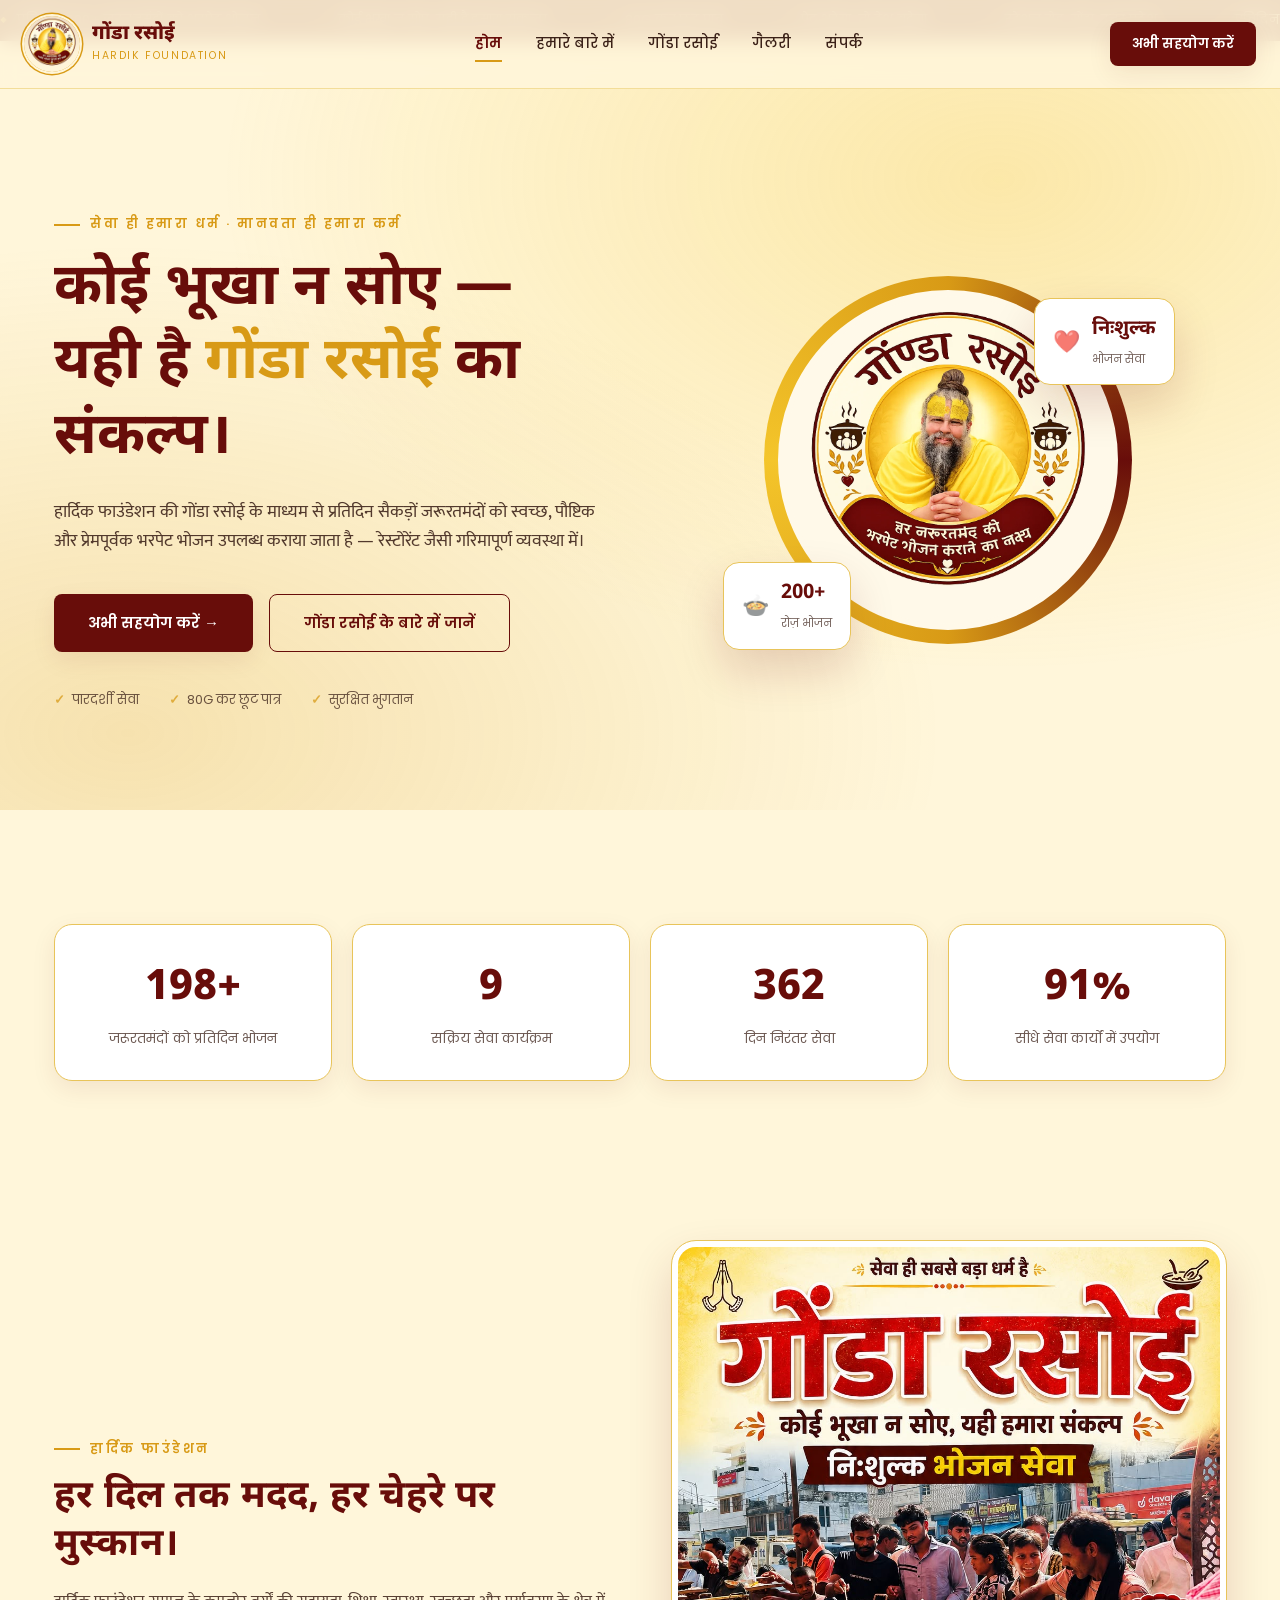
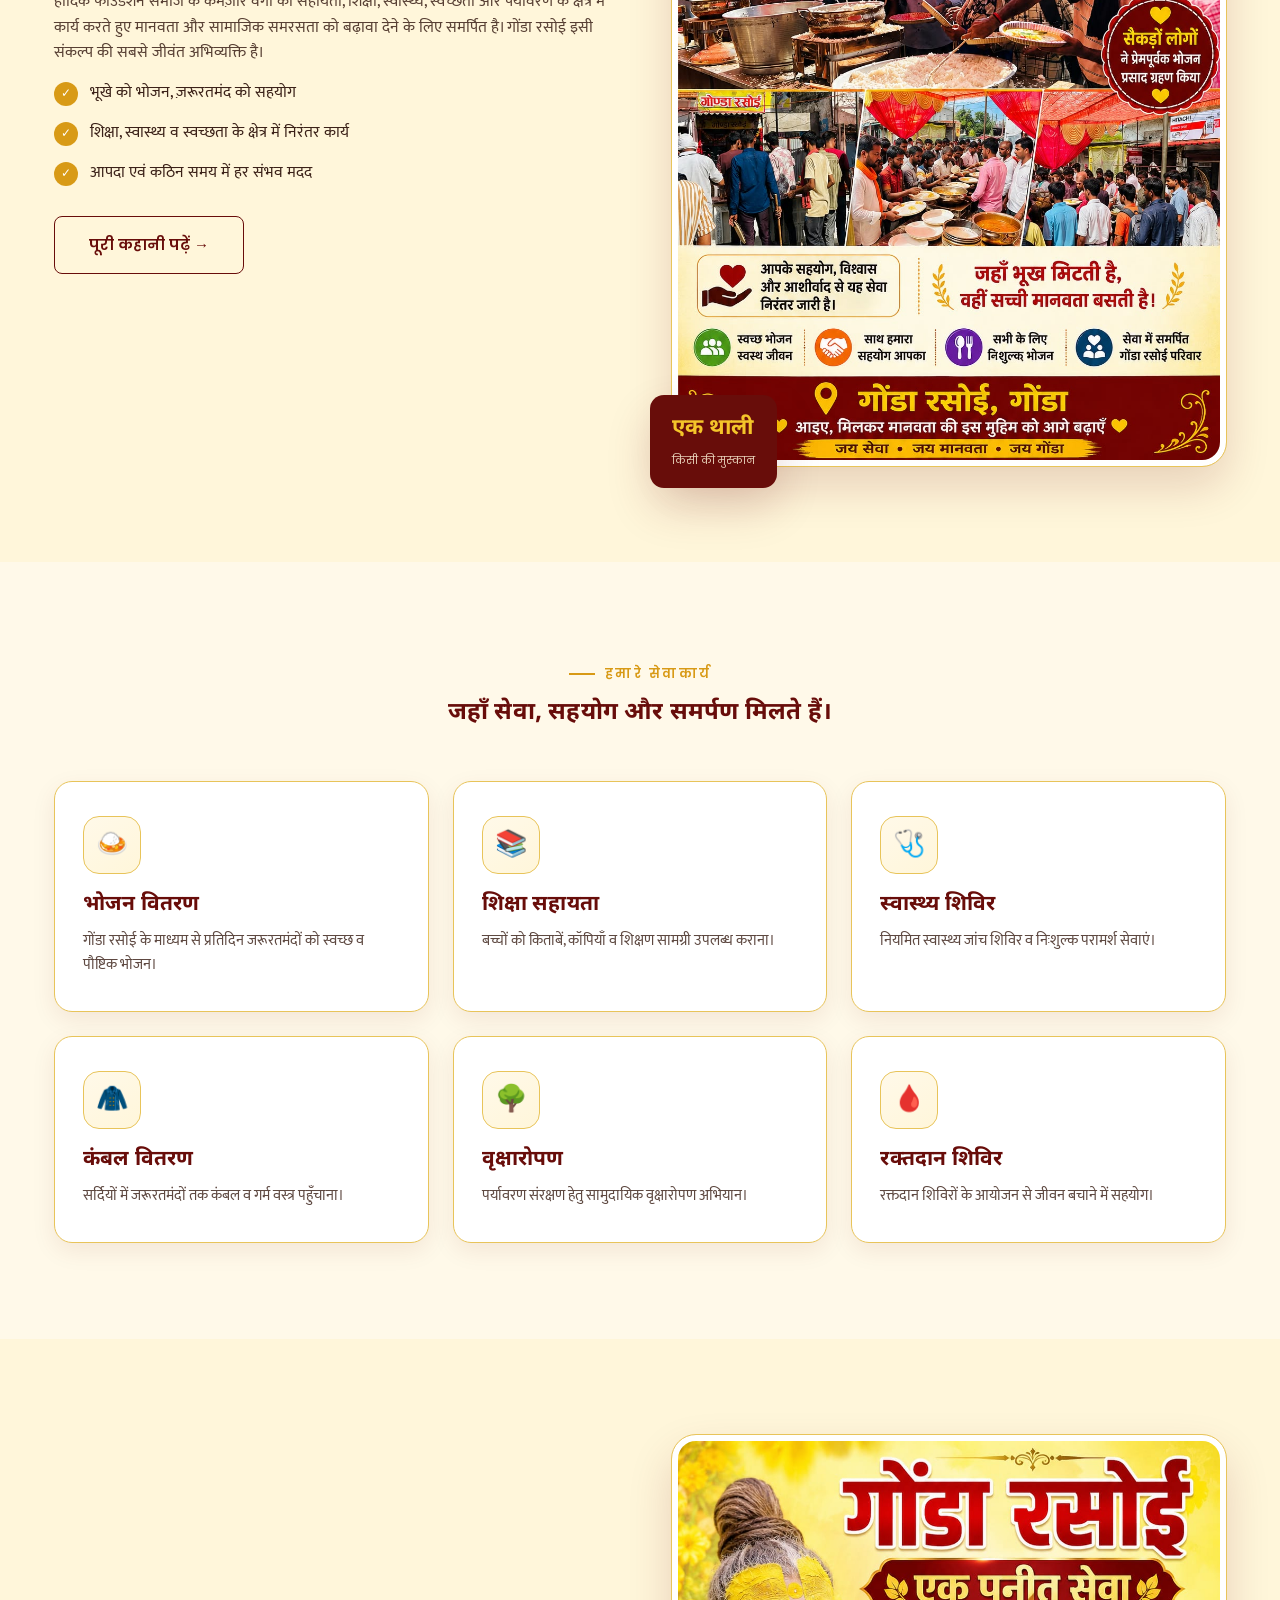
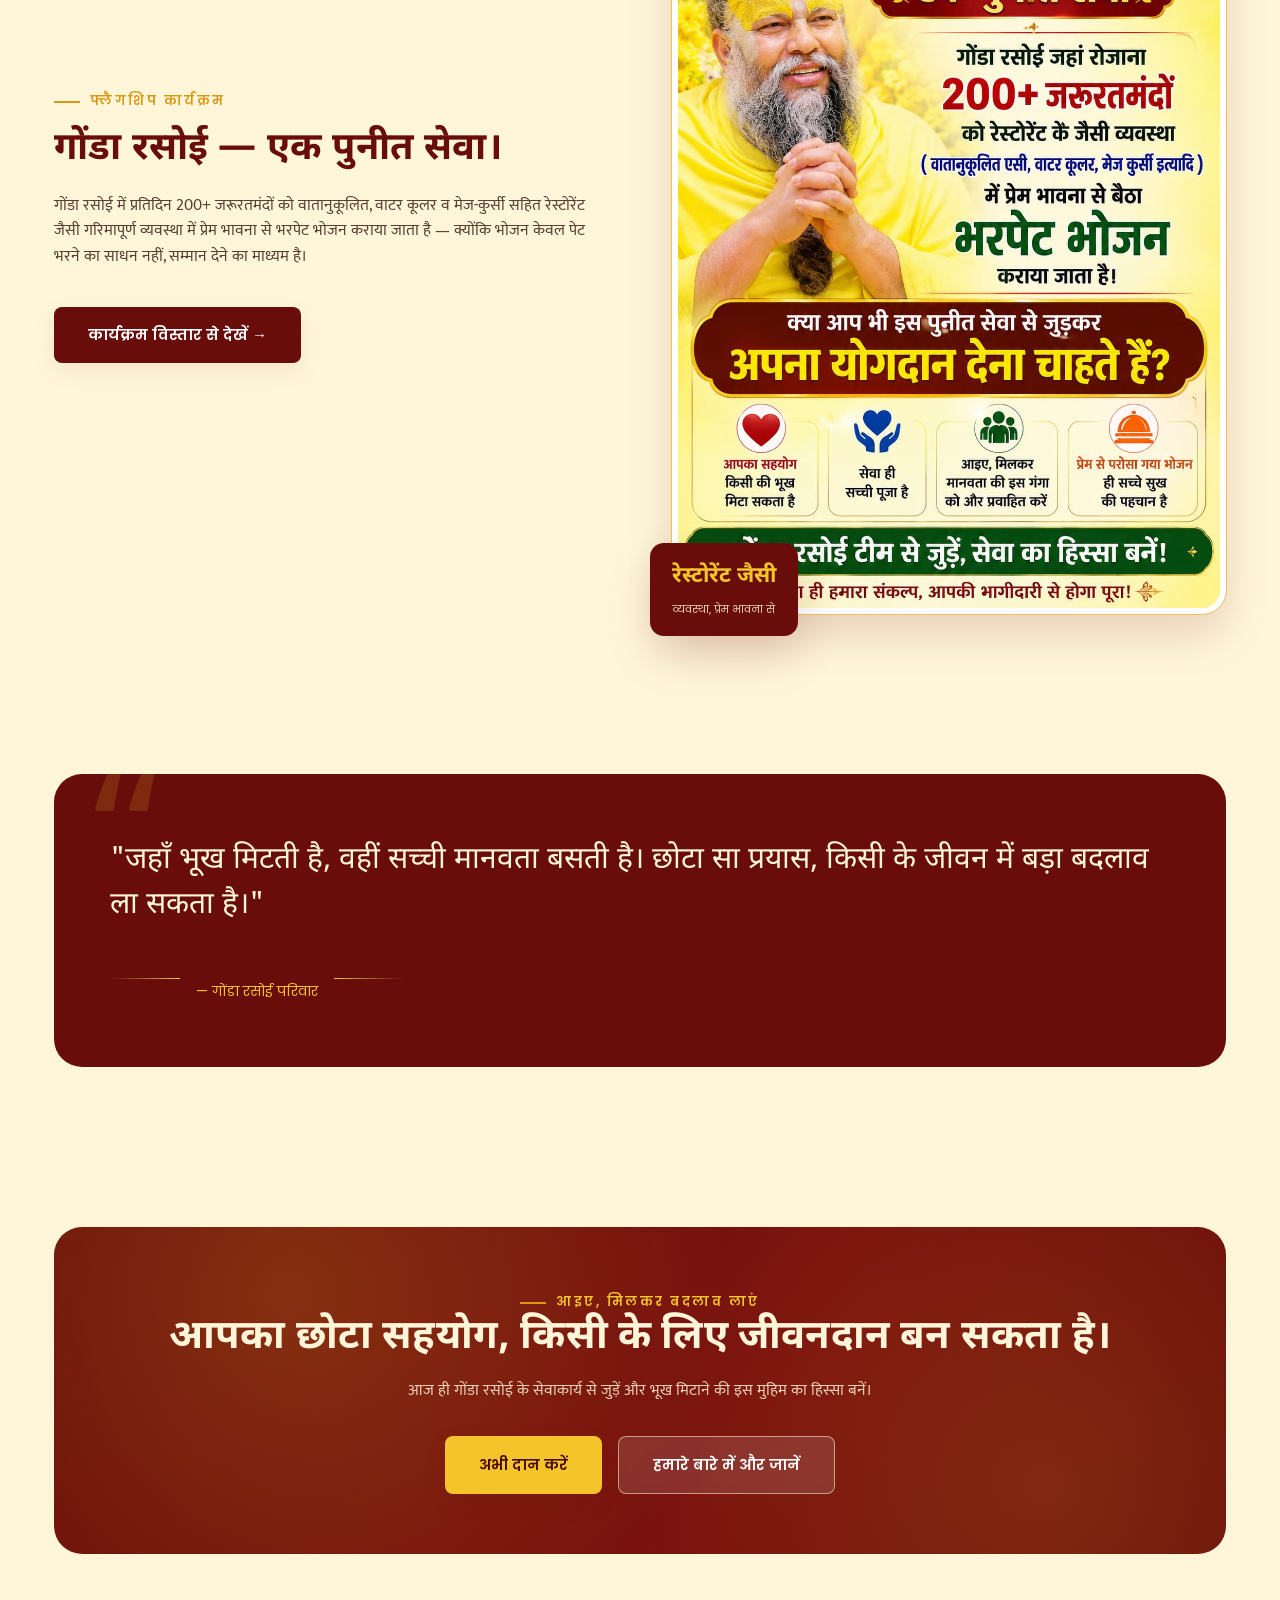
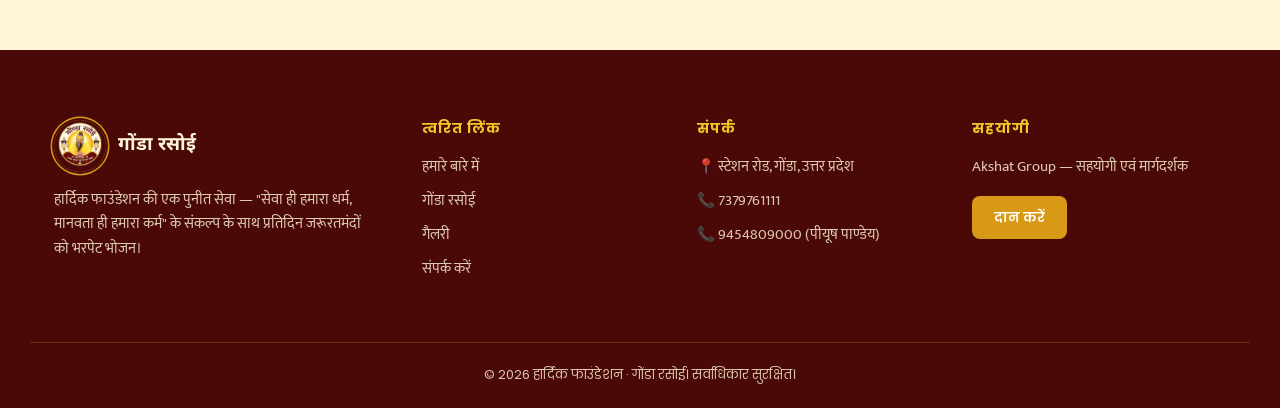
<file: index.html>
<!doctype html>
<html lang="hi">
<head>
<meta charset="utf-8">
<meta name="viewport" content="width=device-width,initial-scale=1">
<title>गोंडा रसोई | हार्दिक फाउंडेशन — कोई भूखा न सोए</title>
<meta name="description" content="गोंडा रसोई — हार्दिक फाउंडेशन की एक पुनीत सेवा। प्रतिदिन 200+ जरूरतमंदों को स्वच्छ, पौष्टिक और प्रेमपूर्वक भरपेट भोजन।">
<link rel="icon" href="assets/img/logo.webp">
<link rel="stylesheet" href="assets/css/style.css">
</head>
<body>

<header class="site-header">
  <div class="header-inner">
    <a href="index.html" class="brand">
      <img src="assets/img/logo.webp" alt="गोंडा रसोई लोगो">
      <div>
        <div class="brand-name">गोंडा रसोई</div>
        <div class="brand-tag">Hardik Foundation</div>
      </div>
    </a>
    <nav class="main-nav">
      <a href="index.html" class="active">होम</a>
      <a href="about.html">हमारे बारे में</a>
      <a href="gonda-rasoi.html">गोंडा रसोई</a>
      <a href="gallery.html">गैलरी</a>
      <a href="contact.html">संपर्क</a>
    </nav>
    <div class="nav-cta-wrap">
      <a href="contact.html" class="btn btn-primary btn-sm nav-cta">अभी सहयोग करें</a>
      <button class="hamburger" aria-label="मेनू खोलें"><span></span><span></span><span></span></button>
    </div>
  </div>
</header>

<div class="ticker-bar">
  <div class="ticker-track">
    <span>प्रतिदिन 200+ जरूरतमंदों को भरपेट भोजन</span>
    <span>कोई भूखा न सोए, यही है हमारा संकल्प</span>
    <span>80G कर छूट पात्र</span>
    <span>पेट भरेगा, तो देश बढ़ेगा</span>
    <span>स्टेशन रोड, गोंडा, उत्तर प्रदेश</span>
    <span>प्रतिदिन 200+ जरूरतमंदों को भरपेट भोजन</span>
    <span>कोई भूखा न सोए, यही है हमारा संकल्प</span>
    <span>80G कर छूट पात्र</span>
    <span>पेट भरेगा, तो देश बढ़ेगा</span>
    <span>स्टेशन रोड, गोंडा, उत्तर प्रदेश</span>
  </div>
</div>

<main>
<!-- HERO -->
<section class="hero">
  <div class="container hero-grid">
    <div>
      <div class="eyebrow">सेवा ही हमारा धर्म · मानवता ही हमारा कर्म</div>
      <h1>कोई भूखा न सोए —<br>यही है <span class="hl">गोंडा रसोई</span> का संकल्प।</h1>
      <p class="lead">हार्दिक फाउंडेशन की गोंडा रसोई के माध्यम से प्रतिदिन सैकड़ों जरूरतमंदों को स्वच्छ, पौष्टिक और प्रेमपूर्वक भरपेट भोजन उपलब्ध कराया जाता है — रेस्टोरेंट जैसी गरिमापूर्ण व्यवस्था में।</p>
      <div class="hero-actions">
        <a href="contact.html" class="btn btn-primary">अभी सहयोग करें →</a>
        <a href="gonda-rasoi.html" class="btn btn-outline">गोंडा रसोई के बारे में जानें</a>
      </div>
      <div class="trust-row">
        <span>पारदर्शी सेवा</span><span>80G कर छूट पात्र</span><span>सुरक्षित भुगतान</span>
      </div>
    </div>
    <div class="hero-visual" style="position:relative;">
      <div class="ring-frame" style="margin:0 auto;">
        <div class="ring-glow"></div>
        <div class="ring-inner" style="width:340px; height:340px;">
          <img src="assets/img/logo.webp" alt="गोंडा रसोई">
        </div>
      </div>
      <div class="hero-badge b1"><span style="font-size:22px">🍲</span><div><b>200+</b><span>रोज़ भोजन</span></div></div>
      <div class="hero-badge b2"><span style="font-size:22px">❤️</span><div><b>निःशुल्क</b><span>भोजन सेवा</span></div></div>
    </div>
  </div>
</section>

<!-- STATS -->
<section class="section-tight">
  <div class="container">
    <div class="stats-grid">
      <div class="stat-card reveal"><div class="stat-num" data-count="200" data-suffix="+">0</div><div class="stat-label">जरूरतमंदों को प्रतिदिन भोजन</div></div>
      <div class="stat-card reveal" data-delay="80"><div class="stat-num" data-count="9" data-suffix="">0</div><div class="stat-label">सक्रिय सेवा कार्यक्रम</div></div>
      <div class="stat-card reveal" data-delay="160"><div class="stat-num" data-count="365" data-suffix="">0</div><div class="stat-label">दिन निरंतर सेवा</div></div>
      <div class="stat-card reveal" data-delay="240"><div class="stat-num" data-count="92" data-suffix="%">0</div><div class="stat-label">सीधे सेवा कार्यों में उपयोग</div></div>
    </div>
  </div>
</section>

<!-- INTRO / MISSION -->
<section class="section">
  <div class="container split">
    <div class="reveal">
      <div class="eyebrow">हार्दिक फाउंडेशन</div>
      <h2 style="margin-top:14px; font-size:clamp(26px,3.2vw,38px);">हर दिल तक मदद, हर चेहरे पर मुस्कान।</h2>
      <p style="margin-top:18px; opacity:.85; font-size:16px;">हार्दिक फाउंडेशन समाज के कमज़ोर वर्गों की सहायता, शिक्षा, स्वास्थ्य, स्वच्छता और पर्यावरण के क्षेत्र में कार्य करते हुए मानवता और सामाजिक समरसता को बढ़ावा देने के लिए समर्पित है। गोंडा रसोई इसी संकल्प की सबसे जीवंत अभिव्यक्ति है।</p>
      <ul class="check-list">
        <li>भूखे को भोजन, ज़रूरतमंद को सहयोग</li>
        <li>शिक्षा, स्वास्थ्य व स्वच्छता के क्षेत्र में निरंतर कार्य</li>
        <li>आपदा एवं कठिन समय में हर संभव मदद</li>
      </ul>
      <a href="about.html" class="btn btn-outline" style="margin-top:30px;">पूरी कहानी पढ़ें →</a>
    </div>
    <div class="split-media reveal" data-delay="120">
      <img src="assets/img/serving-crowd.jpeg" alt="गोंडा रसोई में भोजन वितरण">
      <div class="frame-tag"><b>एक थाली</b><span>किसी की मुस्कान</span></div>
    </div>
  </div>
</section>

<!-- PROGRAMS / PILLARS -->
<section class="section" style="background:var(--cream-light);">
  <div class="container">
    <div class="reveal" style="text-align:center; max-width:640px; margin:0 auto;">
      <div class="eyebrow" style="justify-content:center;">हमारे सेवाकार्य</div>
      <h2 style="margin-top:14px;">जहाँ सेवा, सहयोग और समर्पण मिलते हैं।</h2>
    </div>
    <div class="pillar-grid">
      <div class="pillar-card reveal"><div class="pillar-icon">🍛</div><h3>भोजन वितरण</h3><p>गोंडा रसोई के माध्यम से प्रतिदिन जरूरतमंदों को स्वच्छ व पौष्टिक भोजन।</p></div>
      <div class="pillar-card reveal" data-delay="60"><div class="pillar-icon">📚</div><h3>शिक्षा सहायता</h3><p>बच्चों को किताबें, कॉपियाँ व शिक्षण सामग्री उपलब्ध कराना।</p></div>
      <div class="pillar-card reveal" data-delay="120"><div class="pillar-icon">🩺</div><h3>स्वास्थ्य शिविर</h3><p>नियमित स्वास्थ्य जांच शिविर व निःशुल्क परामर्श सेवाएं।</p></div>
      <div class="pillar-card reveal" data-delay="180"><div class="pillar-icon">🧥</div><h3>कंबल वितरण</h3><p>सर्दियों में जरूरतमंदों तक कंबल व गर्म वस्त्र पहुँचाना।</p></div>
      <div class="pillar-card reveal" data-delay="240"><div class="pillar-icon">🌳</div><h3>वृक्षारोपण</h3><p>पर्यावरण संरक्षण हेतु सामुदायिक वृक्षारोपण अभियान।</p></div>
      <div class="pillar-card reveal" data-delay="300"><div class="pillar-icon">🩸</div><h3>रक्तदान शिविर</h3><p>रक्तदान शिविरों के आयोजन से जीवन बचाने में सहयोग।</p></div>
    </div>
  </div>
</section>

<!-- GONDA RASOI FEATURE -->
<section class="section">
  <div class="container split reverse">
    <div class="split-media reveal">
      <img src="assets/img/rasoi-elegant.jpeg" alt="गोंडा रसोई — एक पुनीत सेवा">
      <div class="frame-tag"><b>रेस्टोरेंट जैसी</b><span>व्यवस्था, प्रेम भावना से</span></div>
    </div>
    <div class="reveal" data-delay="120">
      <div class="eyebrow">फ्लैगशिप कार्यक्रम</div>
      <h2 style="margin-top:14px; font-size:clamp(26px,3.2vw,38px);">गोंडा रसोई — एक पुनीत सेवा।</h2>
      <p style="margin-top:18px; opacity:.85; font-size:16px;">गोंडा रसोई में प्रतिदिन 200+ जरूरतमंदों को वातानुकूलित, वाटर कूलर व मेज-कुर्सी सहित रेस्टोरेंट जैसी गरिमापूर्ण व्यवस्था में प्रेम भावना से भरपेट भोजन कराया जाता है — क्योंकि भोजन केवल पेट भरने का साधन नहीं, सम्मान देने का माध्यम है।</p>
      <div class="hero-actions">
        <a href="gonda-rasoi.html" class="btn btn-primary">कार्यक्रम विस्तार से देखें →</a>
      </div>
    </div>
  </div>
</section>

<!-- QUOTE -->
<section class="section-tight">
  <div class="container">
    <div class="quote-block reveal">
      <p>"जहाँ भूख मिटती है, वहीं सच्ची मानवता बसती है। छोटा सा प्रयास, किसी के जीवन में बड़ा बदलाव ला सकता है।"</p>
      <div class="toran" style="justify-content:flex-start; margin-top:26px;"><span class="attrib">— गोंडा रसोई परिवार</span></div>
    </div>
  </div>
</section>

<!-- CTA -->
<section class="section">
  <div class="container">
    <div class="cta-band reveal">
      <div class="eyebrow" style="justify-content:center; color:var(--yellow);">आइए, मिलकर बदलाव लाएं</div>
      <h2>आपका छोटा सहयोग, किसी के लिए जीवनदान बन सकता है।</h2>
      <p>आज ही गोंडा रसोई के सेवाकार्य से जुड़ें और भूख मिटाने की इस मुहिम का हिस्सा बनें।</p>
      <div class="cta-actions">
        <a href="contact.html" class="btn btn-primary" style="background:var(--yellow); color:var(--maroon-deep);">अभी दान करें</a>
        <a href="about.html" class="btn btn-ghost-light">हमारे बारे में और जानें</a>
      </div>
    </div>
  </div>
</section>
</main>

<footer class="site-footer">
  <div class="container footer-grid">
    <div>
      <div class="footer-brand"><img src="assets/img/logo.webp" alt="लोगो"><b>गोंडा रसोई</b></div>
      <p style="font-size:14.5px; line-height:1.7;">हार्दिक फाउंडेशन की एक पुनीत सेवा — "सेवा ही हमारा धर्म, मानवता ही हमारा कर्म" के संकल्प के साथ प्रतिदिन जरूरतमंदों को भरपेट भोजन।</p>
    </div>
    <div>
      <h4>त्वरित लिंक</h4>
      <ul>
        <li><a href="about.html">हमारे बारे में</a></li>
        <li><a href="gonda-rasoi.html">गोंडा रसोई</a></li>
        <li><a href="gallery.html">गैलरी</a></li>
        <li><a href="contact.html">संपर्क करें</a></li>
      </ul>
    </div>
    <div>
      <h4>संपर्क</h4>
      <ul>
        <li>📍 स्टेशन रोड, गोंडा, उत्तर प्रदेश</li>
        <li>📞 7379761111</li>
        <li>📞 9454809000 (पीयूष पाण्डेय)</li>
      </ul>
    </div>
    <div>
      <h4>सहयोगी</h4>
      <ul>
        <li>Akshat Group — सहयोगी एवं मार्गदर्शक</li>
      </ul>
      <a href="contact.html" class="btn btn-primary btn-sm" style="margin-top:6px; background:var(--gold);">दान करें</a>
    </div>
  </div>
  <div class="footer-bottom container">© 2026 हार्दिक फाउंडेशन · गोंडा रसोई। सर्वाधिकार सुरक्षित।</div>
</footer>

<div class="back-top">↑</div>
<script src="assets/js/script.js"></script>
</body>
</html>
</file>
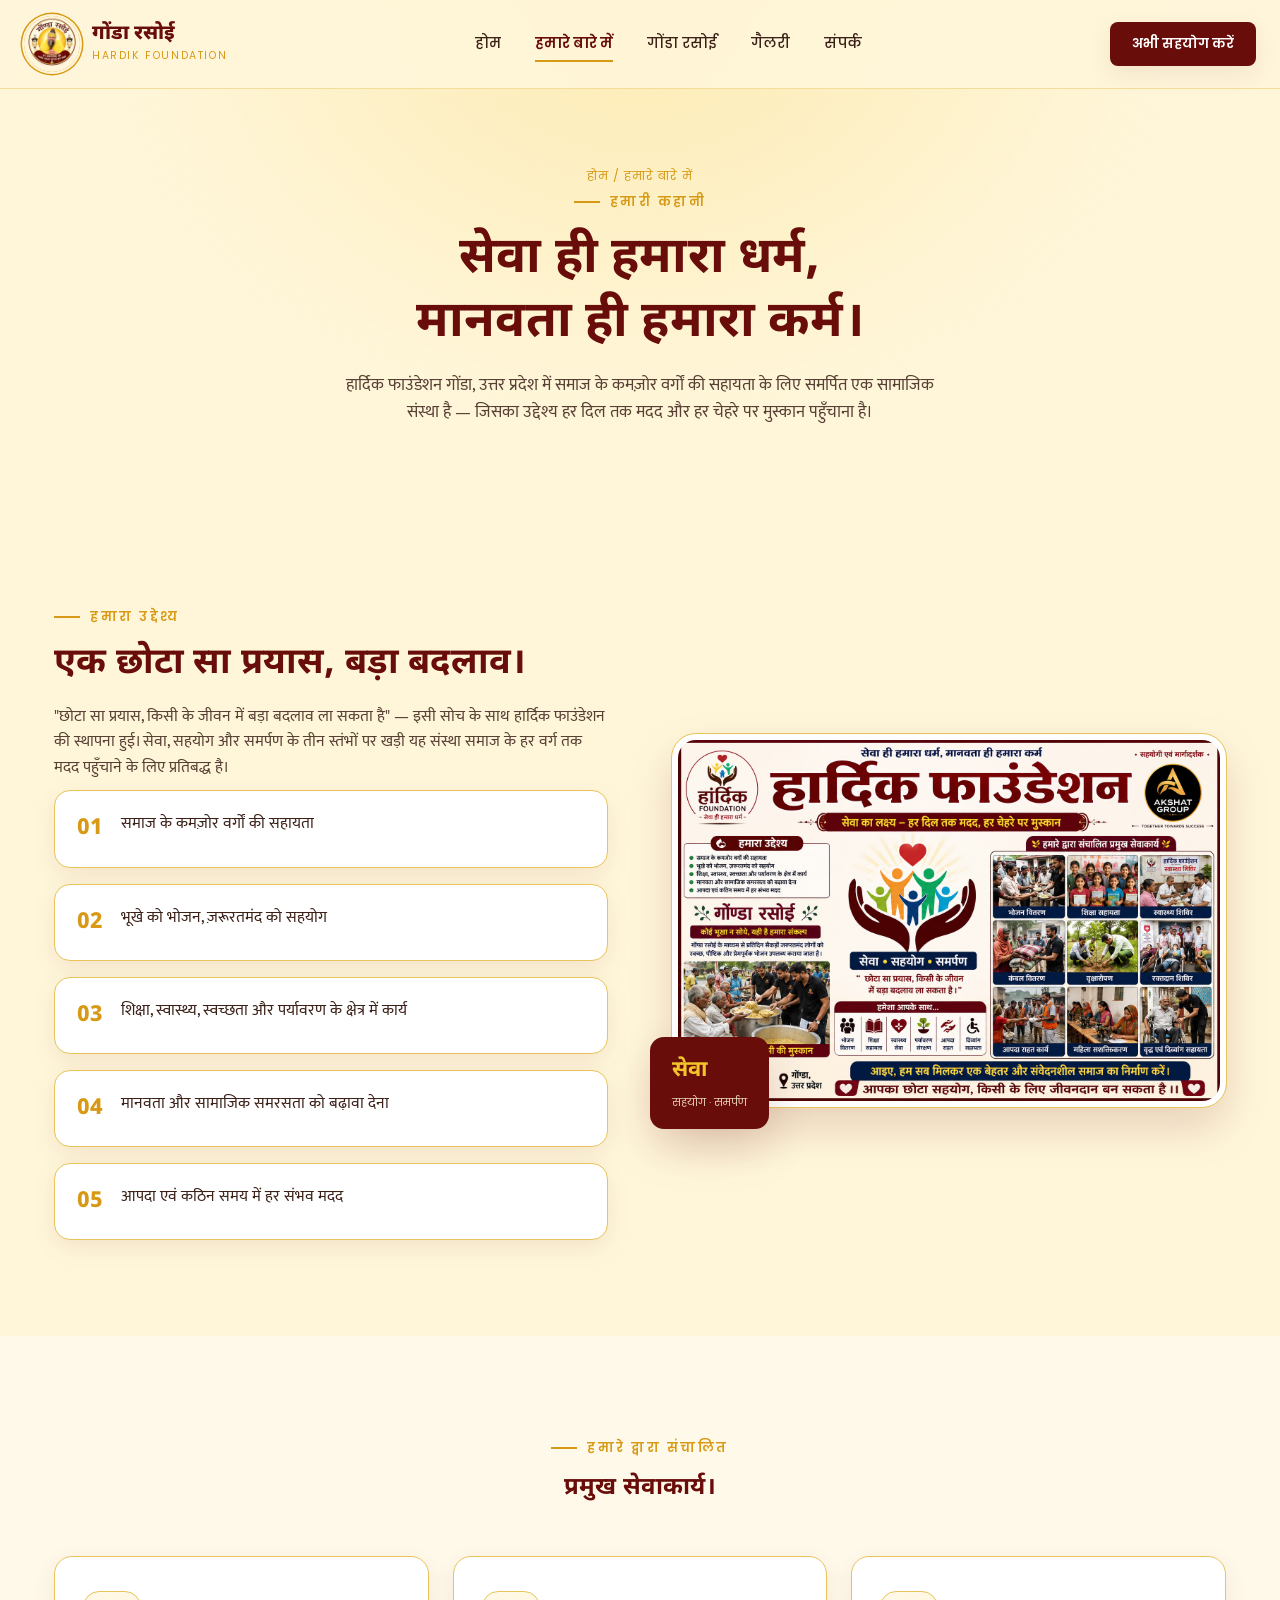
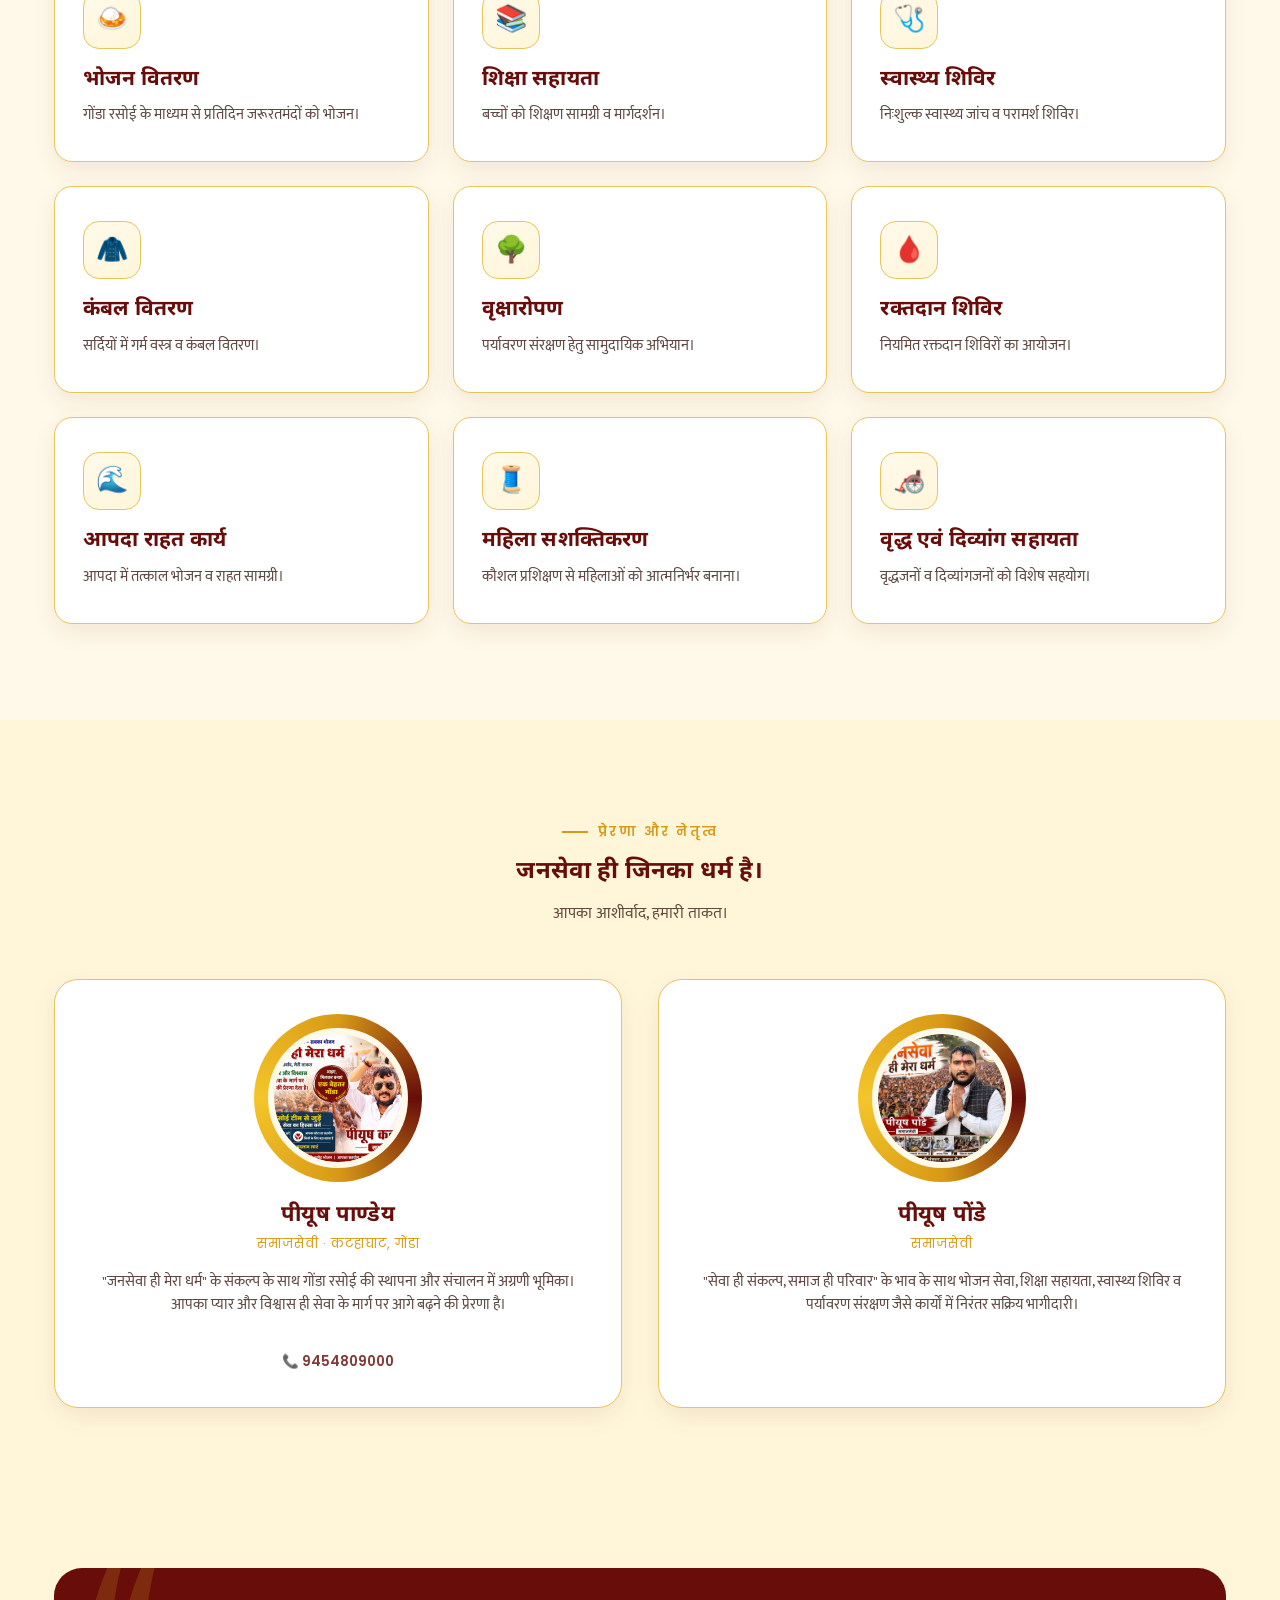
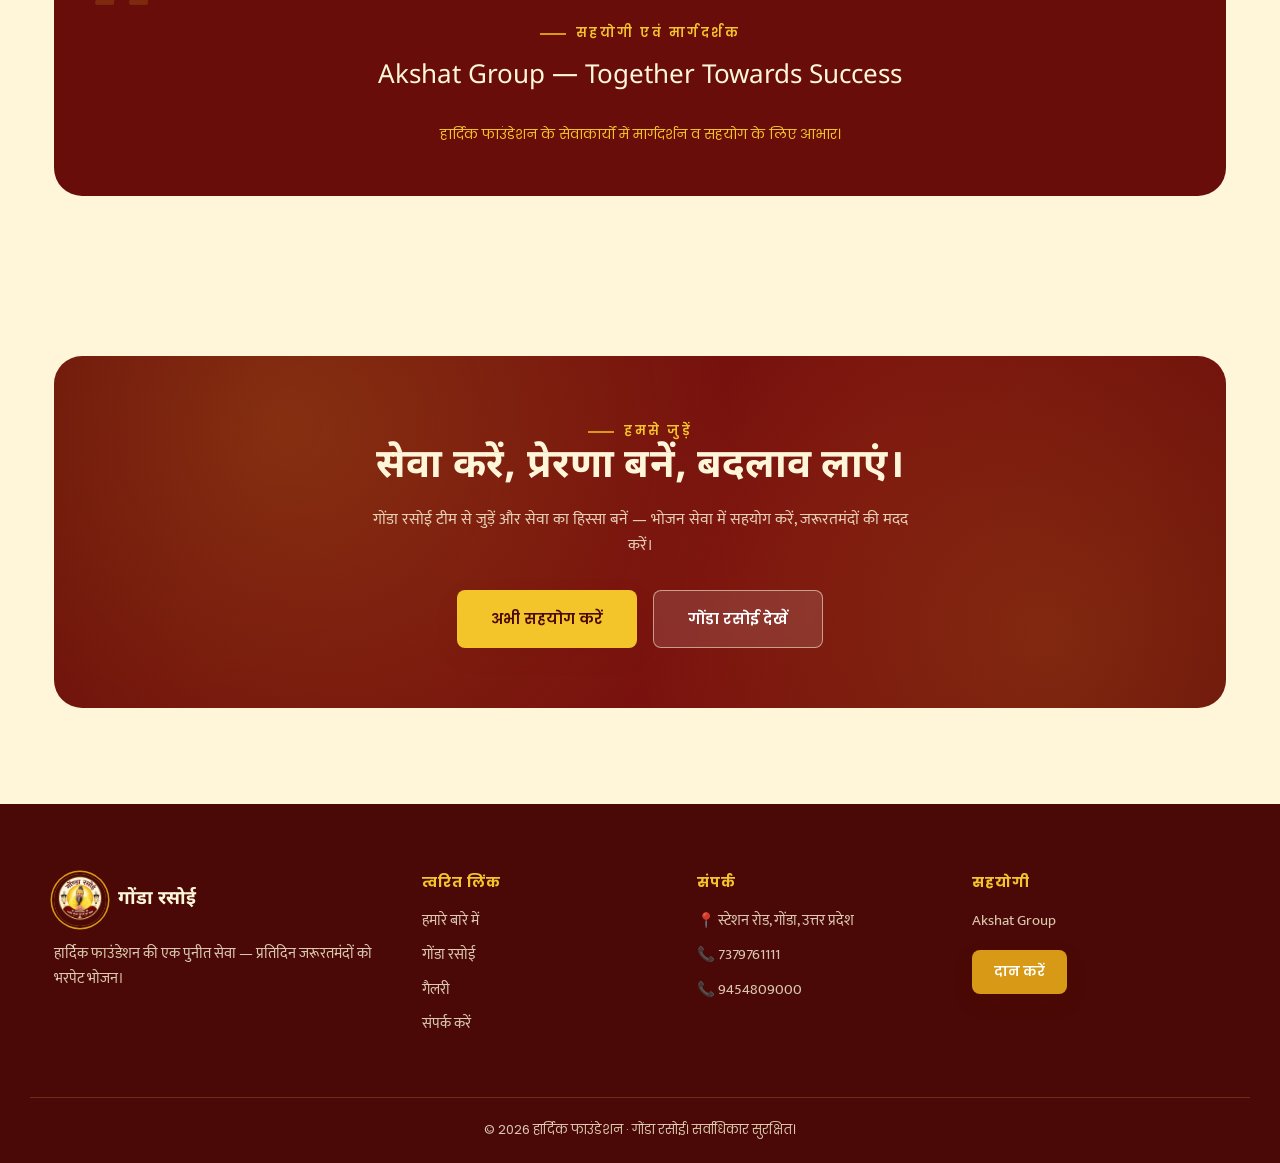
<file: about.html>
<!doctype html>
<html lang="hi">
<head>
<meta charset="utf-8">
<meta name="viewport" content="width=device-width,initial-scale=1">
<title>हमारे बारे में | हार्दिक फाउंडेशन — गोंडा रसोई</title>
<meta name="description" content="हार्दिक फाउंडेशन की कहानी, हमारे उद्देश्य और गोंडा रसोई के पीछे की टीम के बारे में जानें।">
<link rel="icon" href="assets/img/logo.webp">
<link rel="stylesheet" href="assets/css/style.css">
</head>
<body>

<header class="site-header">
  <div class="header-inner">
    <a href="index.html" class="brand">
      <img src="assets/img/logo.webp" alt="गोंडा रसोई लोगो">
      <div><div class="brand-name">गोंडा रसोई</div><div class="brand-tag">Hardik Foundation</div></div>
    </a>
    <nav class="main-nav">
      <a href="index.html">होम</a>
      <a href="about.html" class="active">हमारे बारे में</a>
      <a href="gonda-rasoi.html">गोंडा रसोई</a>
      <a href="gallery.html">गैलरी</a>
      <a href="contact.html">संपर्क</a>
    </nav>
    <div class="nav-cta-wrap">
      <a href="contact.html" class="btn btn-primary btn-sm nav-cta">अभी सहयोग करें</a>
      <button class="hamburger" aria-label="मेनू खोलें"><span></span><span></span><span></span></button>
    </div>
  </div>
</header>

<section class="page-hero">
  <div class="container">
    <div class="breadcrumb">होम / हमारे बारे में</div>
    <div class="eyebrow" style="justify-content:center;">हमारी कहानी</div>
    <h1>सेवा ही हमारा धर्म,<br>मानवता ही हमारा कर्म।</h1>
    <p>हार्दिक फाउंडेशन गोंडा, उत्तर प्रदेश में समाज के कमज़ोर वर्गों की सहायता के लिए समर्पित एक सामाजिक संस्था है — जिसका उद्देश्य हर दिल तक मदद और हर चेहरे पर मुस्कान पहुँचाना है।</p>
  </div>
</section>

<main>

<!-- STORY -->
<section class="section">
  <div class="container split">
    <div class="reveal">
      <div class="eyebrow">हमारा उद्देश्य</div>
      <h2 style="margin-top:14px; font-size:clamp(26px,3.2vw,36px);">एक छोटा सा प्रयास, बड़ा बदलाव।</h2>
      <p style="margin-top:16px; opacity:.85;">"छोटा सा प्रयास, किसी के जीवन में बड़ा बदलाव ला सकता है" — इसी सोच के साथ हार्दिक फाउंडेशन की स्थापना हुई। सेवा, सहयोग और समर्पण के तीन स्तंभों पर खड़ी यह संस्था समाज के हर वर्ग तक मदद पहुँचाने के लिए प्रतिबद्ध है।</p>
      <div class="obj-list">
        <div class="obj-item reveal"><div class="obj-num">01</div><p>समाज के कमज़ोर वर्गों की सहायता</p></div>
        <div class="obj-item reveal" data-delay="60"><div class="obj-num">02</div><p>भूखे को भोजन, ज़रूरतमंद को सहयोग</p></div>
        <div class="obj-item reveal" data-delay="120"><div class="obj-num">03</div><p>शिक्षा, स्वास्थ्य, स्वच्छता और पर्यावरण के क्षेत्र में कार्य</p></div>
        <div class="obj-item reveal" data-delay="180"><div class="obj-num">04</div><p>मानवता और सामाजिक समरसता को बढ़ावा देना</p></div>
        <div class="obj-item reveal" data-delay="240"><div class="obj-num">05</div><p>आपदा एवं कठिन समय में हर संभव मदद</p></div>
      </div>
    </div>
    <div class="split-media reveal" data-delay="120">
      <img src="assets/img/hardik-poster.jpeg" alt="हार्दिक फाउंडेशन सेवा कार्य">
      <div class="frame-tag"><b>सेवा</b><span>सहयोग · समर्पण</span></div>
    </div>
  </div>
</section>

<!-- SERVICES GRID -->
<section class="section" style="background:var(--cream-light);">
  <div class="container">
    <div class="reveal" style="text-align:center; max-width:640px; margin:0 auto;">
      <div class="eyebrow" style="justify-content:center;">हमारे द्वारा संचालित</div>
      <h2 style="margin-top:14px;">प्रमुख सेवाकार्य।</h2>
    </div>
    <div class="pillar-grid">
      <div class="pillar-card reveal"><div class="pillar-icon">🍛</div><h3>भोजन वितरण</h3><p>गोंडा रसोई के माध्यम से प्रतिदिन जरूरतमंदों को भोजन।</p></div>
      <div class="pillar-card reveal" data-delay="40"><div class="pillar-icon">📚</div><h3>शिक्षा सहायता</h3><p>बच्चों को शिक्षण सामग्री व मार्गदर्शन।</p></div>
      <div class="pillar-card reveal" data-delay="80"><div class="pillar-icon">🩺</div><h3>स्वास्थ्य शिविर</h3><p>निःशुल्क स्वास्थ्य जांच व परामर्श शिविर।</p></div>
      <div class="pillar-card reveal" data-delay="120"><div class="pillar-icon">🧥</div><h3>कंबल वितरण</h3><p>सर्दियों में गर्म वस्त्र व कंबल वितरण।</p></div>
      <div class="pillar-card reveal" data-delay="160"><div class="pillar-icon">🌳</div><h3>वृक्षारोपण</h3><p>पर्यावरण संरक्षण हेतु सामुदायिक अभियान।</p></div>
      <div class="pillar-card reveal" data-delay="200"><div class="pillar-icon">🩸</div><h3>रक्तदान शिविर</h3><p>नियमित रक्तदान शिविरों का आयोजन।</p></div>
      <div class="pillar-card reveal" data-delay="240"><div class="pillar-icon">🌊</div><h3>आपदा राहत कार्य</h3><p>आपदा में तत्काल भोजन व राहत सामग्री।</p></div>
      <div class="pillar-card reveal" data-delay="280"><div class="pillar-icon">🧵</div><h3>महिला सशक्तिकरण</h3><p>कौशल प्रशिक्षण से महिलाओं को आत्मनिर्भर बनाना।</p></div>
      <div class="pillar-card reveal" data-delay="320"><div class="pillar-icon">🦽</div><h3>वृद्ध एवं दिव्यांग सहायता</h3><p>वृद्धजनों व दिव्यांगजनों को विशेष सहयोग।</p></div>
    </div>
  </div>
</section>

<!-- FOUNDERS -->
<section class="section">
  <div class="container">
    <div class="reveal" style="text-align:center; max-width:640px; margin:0 auto;">
      <div class="eyebrow" style="justify-content:center;">प्रेरणा और नेतृत्व</div>
      <h2 style="margin-top:14px;">जनसेवा ही जिनका धर्म है।</h2>
      <p style="margin-top:14px; opacity:.8;">आपका आशीर्वाद, हमारी ताकत।</p>
    </div>
    <div class="team-grid">
      <div class="team-card reveal">
        <div class="ring-frame"><div class="ring-inner" style="width:140px; height:140px;"><img src="assets/img/piyush-kathaghat.jpeg" alt="पीयूष पाण्डेय"></div></div>
        <h3>पीयूष पाण्डेय</h3>
        <div class="role">समाजसेवी · कटहाघाट, गोंडा</div>
        <p>"जनसेवा ही मेरा धर्म" के संकल्प के साथ गोंडा रसोई की स्थापना और संचालन में अग्रणी भूमिका। आपका प्यार और विश्वास ही सेवा के मार्ग पर आगे बढ़ने की प्रेरणा है।</p>
        <div class="obj-item" style="margin-top:18px; justify-content:center; box-shadow:none; border:none; background:transparent; padding:0;"><p style="font-family:var(--f-acc); font-size:13.5px; color:var(--maroon); font-weight:600;">📞 9454809000</p></div>
      </div>
      <div class="team-card reveal" data-delay="120">
        <div class="ring-frame"><div class="ring-inner" style="width:140px; height:140px;"><img src="assets/img/piyush-grid.jpeg" alt="पीयूष पोंडे"></div></div>
        <h3>पीयूष पोंडे</h3>
        <div class="role">समाजसेवी</div>
        <p>"सेवा ही संकल्प, समाज ही परिवार" के भाव के साथ भोजन सेवा, शिक्षा सहायता, स्वास्थ्य शिविर व पर्यावरण संरक्षण जैसे कार्यों में निरंतर सक्रिय भागीदारी।</p>
      </div>
    </div>
  </div>
</section>

<!-- PARTNER -->
<section class="section-tight">
  <div class="container">
    <div class="quote-block reveal" style="text-align:center; padding:50px 40px;">
      <div class="eyebrow" style="justify-content:center; color:var(--yellow); position:relative; z-index:1;">सहयोगी एवं मार्गदर्शक</div>
      <p style="margin-top:14px; font-size:26px;">Akshat Group — Together Towards Success</p>
      <div class="attrib">हार्दिक फाउंडेशन के सेवाकार्यों में मार्गदर्शन व सहयोग के लिए आभार।</div>
    </div>
  </div>
</section>

<!-- CTA -->
<section class="section">
  <div class="container">
    <div class="cta-band reveal">
      <div class="eyebrow" style="justify-content:center; color:var(--yellow);">हमसे जुड़ें</div>
      <h2>सेवा करें, प्रेरणा बनें, बदलाव लाएं।</h2>
      <p>गोंडा रसोई टीम से जुड़ें और सेवा का हिस्सा बनें — भोजन सेवा में सहयोग करें, जरूरतमंदों की मदद करें।</p>
      <div class="cta-actions">
        <a href="contact.html" class="btn btn-primary" style="background:var(--yellow); color:var(--maroon-deep);">अभी सहयोग करें</a>
        <a href="gonda-rasoi.html" class="btn btn-ghost-light">गोंडा रसोई देखें</a>
      </div>
    </div>
  </div>
</section>
</main>

<footer class="site-footer">
  <div class="container footer-grid">
    <div>
      <div class="footer-brand"><img src="assets/img/logo.webp" alt="लोगो"><b>गोंडा रसोई</b></div>
      <p style="font-size:14.5px; line-height:1.7;">हार्दिक फाउंडेशन की एक पुनीत सेवा — प्रतिदिन जरूरतमंदों को भरपेट भोजन।</p>
    </div>
    <div><h4>त्वरित लिंक</h4><ul>
      <li><a href="about.html">हमारे बारे में</a></li>
      <li><a href="gonda-rasoi.html">गोंडा रसोई</a></li>
      <li><a href="gallery.html">गैलरी</a></li>
      <li><a href="contact.html">संपर्क करें</a></li>
    </ul></div>
    <div><h4>संपर्क</h4><ul>
      <li>📍 स्टेशन रोड, गोंडा, उत्तर प्रदेश</li>
      <li>📞 7379761111</li>
      <li>📞 9454809000</li>
    </ul></div>
    <div><h4>सहयोगी</h4><ul><li>Akshat Group</li></ul>
      <a href="contact.html" class="btn btn-primary btn-sm" style="margin-top:6px; background:var(--gold);">दान करें</a>
    </div>
  </div>
  <div class="footer-bottom container">© 2026 हार्दिक फाउंडेशन · गोंडा रसोई। सर्वाधिकार सुरक्षित।</div>
</footer>

<div class="back-top">↑</div>
<script src="assets/js/script.js"></script>
</body>
</html>
</file>
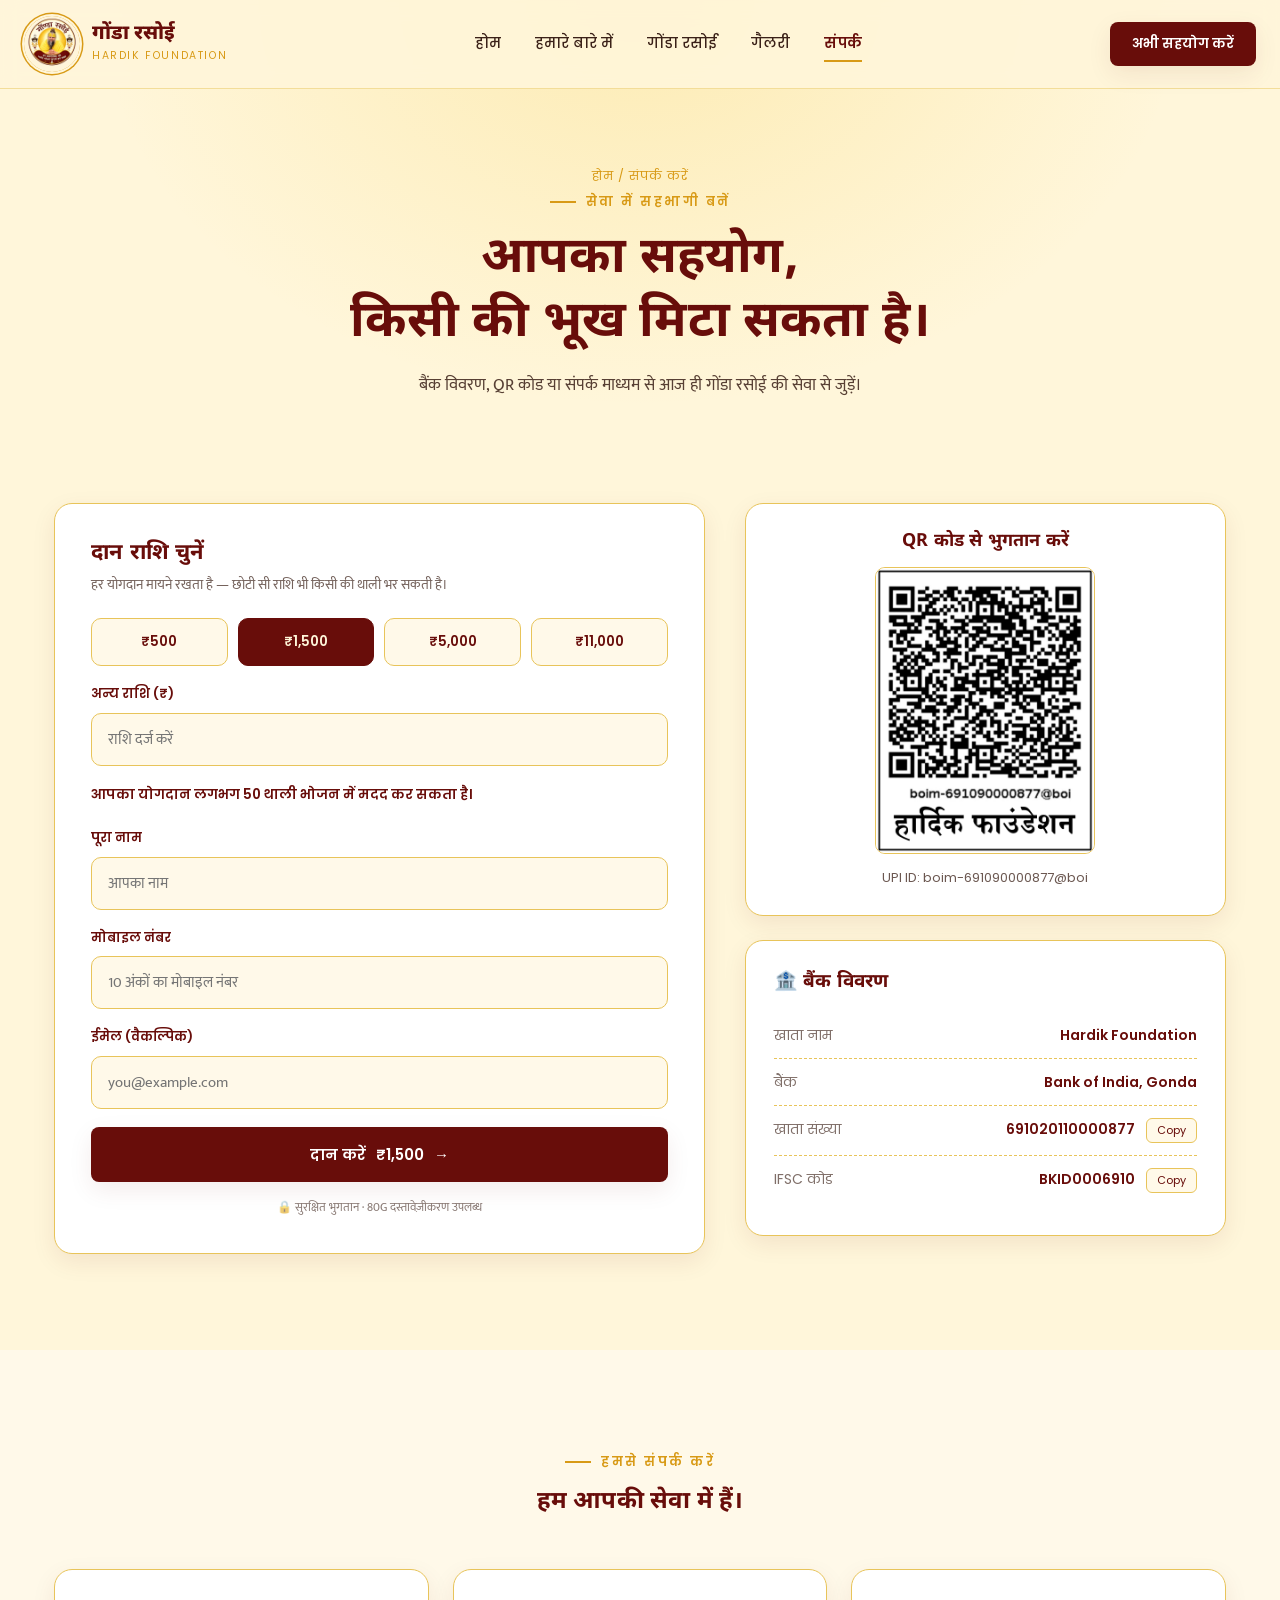
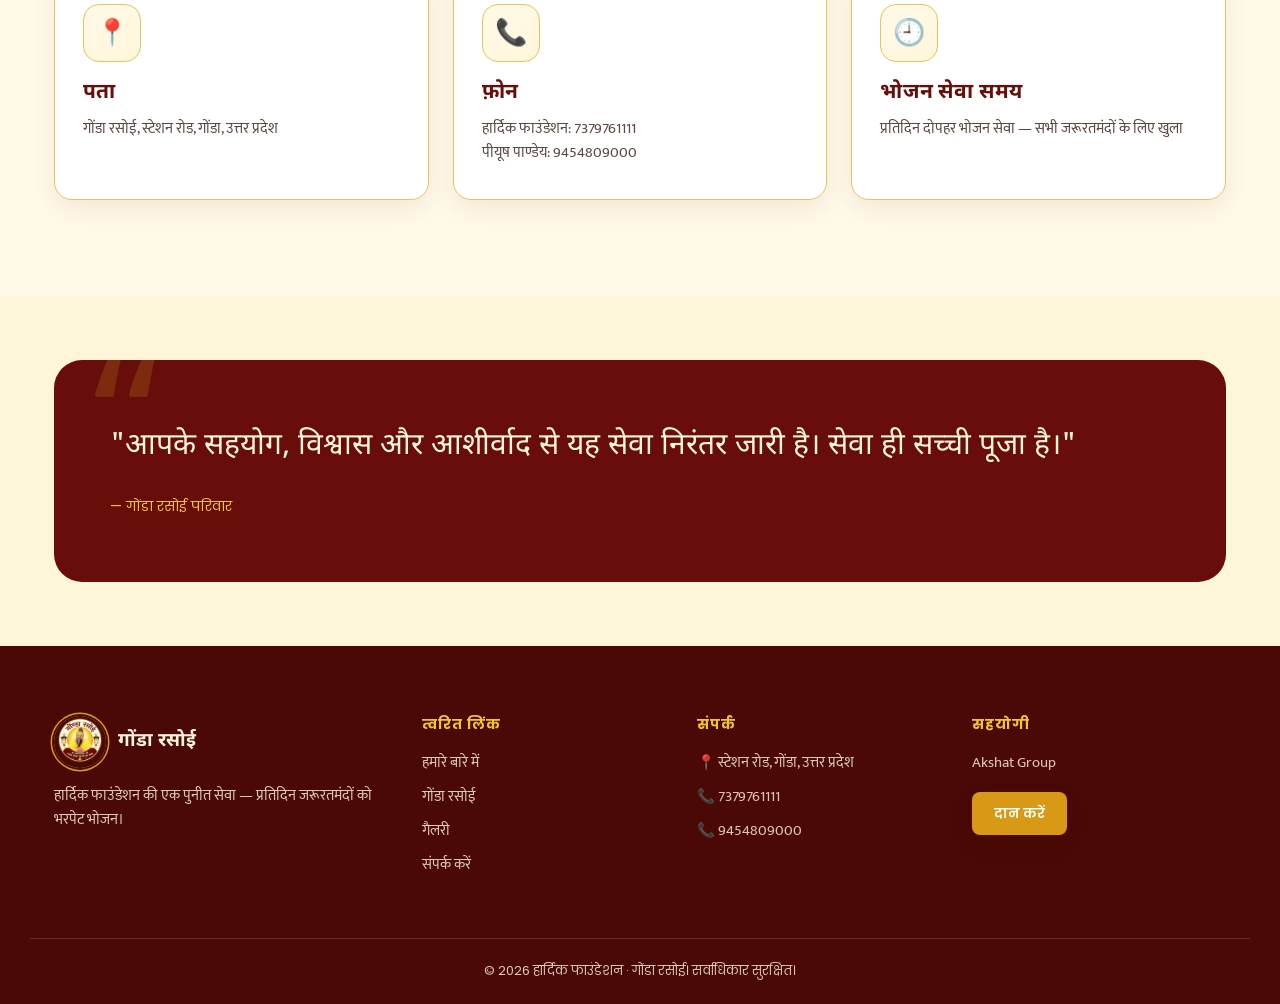
<file: contact.html>
<!doctype html>
<html lang="hi">
<head>
<meta charset="utf-8">
<meta name="viewport" content="width=device-width,initial-scale=1">
<title>संपर्क करें व दान करें | गोंडा रसोई — हार्दिक फाउंडेशन</title>
<meta name="description" content="गोंडा रसोई को दान करें — बैंक विवरण, QR कोड व संपर्क जानकारी। आपका सहयोग किसी की भूख मिटा सकता है।">
<link rel="icon" href="assets/img/logo.webp">
<link rel="stylesheet" href="assets/css/style.css">
</head>
<body>

<header class="site-header">
  <div class="header-inner">
    <a href="index.html" class="brand">
      <img src="assets/img/logo.webp" alt="गोंडा रसोई लोगो">
      <div><div class="brand-name">गोंडा रसोई</div><div class="brand-tag">Hardik Foundation</div></div>
    </a>
    <nav class="main-nav">
      <a href="index.html">होम</a>
      <a href="about.html">हमारे बारे में</a>
      <a href="gonda-rasoi.html">गोंडा रसोई</a>
      <a href="gallery.html">गैलरी</a>
      <a href="contact.html" class="active">संपर्क</a>
    </nav>
    <div class="nav-cta-wrap">
      <a href="#donate" class="btn btn-primary btn-sm nav-cta">अभी सहयोग करें</a>
      <button class="hamburger" aria-label="मेनू खोलें"><span></span><span></span><span></span></button>
    </div>
  </div>
</header>

<section class="page-hero">
  <div class="container">
    <div class="breadcrumb">होम / संपर्क करें</div>
    <div class="eyebrow" style="justify-content:center;">सेवा में सहभागी बनें</div>
    <h1>आपका सहयोग,<br>किसी की भूख मिटा सकता है।</h1>
    <p>बैंक विवरण, QR कोड या संपर्क माध्यम से आज ही गोंडा रसोई की सेवा से जुड़ें।</p>
  </div>
</section>

<main>

<!-- DONATE -->
<section id="donate" class="section" style="padding-top:24px;">
  <div class="container" style="display:grid; grid-template-columns:1.15fr .85fr; gap:40px; align-items:start;">

    <div class="form-card reveal">
      <h3 style="font-size:22px; margin-bottom:6px;">दान राशि चुनें</h3>
      <p style="opacity:.7; font-size:14px; margin-bottom:22px;">हर योगदान मायने रखता है — छोटी सी राशि भी किसी की थाली भर सकती है।</p>
      <div class="amt-grid">
        <button class="amt-btn" data-value="500">₹500</button>
        <button class="amt-btn" data-value="1500">₹1,500</button>
        <button class="amt-btn" data-value="5000">₹5,000</button>
        <button class="amt-btn" data-value="11000">₹11,000</button>
      </div>
      <div class="form-row" style="margin-top:18px;">
        <label>अन्य राशि (₹)</label>
        <input type="number" id="customAmount" placeholder="राशि दर्ज करें">
      </div>
      <p id="impactLine" style="font-family:var(--f-acc); font-size:13.5px; color:var(--maroon); font-weight:600; margin:6px 0 22px;"></p>

      <form id="donateForm">
        <div class="form-row"><label>पूरा नाम</label><input type="text" placeholder="आपका नाम" required></div>
        <div class="form-row"><label>मोबाइल नंबर</label><input type="tel" placeholder="10 अंकों का मोबाइल नंबर" required></div>
        <div class="form-row"><label>ईमेल (वैकल्पिक)</label><input type="email" placeholder="you@example.com"></div>
        <button type="submit" class="btn btn-primary" style="width:100%; justify-content:center;">
          दान करें <span id="donateAmountLabel">₹1,500</span> →
        </button>
        <div id="formMsg" class="hidden" style="margin-top:16px; background:var(--cream-light); border:1px solid var(--border-gold); border-radius:10px; padding:14px 16px; font-size:13.5px;"></div>
      </form>
      <p style="font-size:12px; opacity:.6; margin-top:16px; text-align:center;">🔒 सुरक्षित भुगतान · 80G दस्तावेज़ीकरण उपलब्ध</p>
    </div>

    <div style="display:grid; gap:24px;">
      <div class="qr-card reveal" data-delay="100">
        <h3 style="font-size:18px; margin-bottom:14px;">QR कोड से भुगतान करें</h3>
        <img src="assets/img/qr.jpeg" alt="हार्दिक फाउंडेशन QR कोड">
        <p style="font-family:var(--f-acc); font-size:13px; opacity:.75;">UPI ID: boim-691090000877@boi</p>
      </div>

      <div class="info-card reveal" data-delay="160">
        <h3>🏦 बैंक विवरण</h3>
        <div class="info-row"><span>खाता नाम</span><span>Hardik Foundation</span></div>
        <div class="info-row"><span>बैंक</span><span>Bank of India, Gonda</span></div>
        <div class="info-row"><span>खाता संख्या</span><span>691020110000877 <button class="copy-btn" data-copy="691020110000877">Copy</button></span></div>
        <div class="info-row"><span>IFSC कोड</span><span>BKID0006910 <button class="copy-btn" data-copy="BKID0006910">Copy</button></span></div>
      </div>
    </div>

  </div>
</section>

<!-- CONTACT INFO -->
<section class="section" style="background:var(--cream-light);">
  <div class="container">
    <div class="reveal" style="text-align:center; max-width:640px; margin:0 auto 20px;">
      <div class="eyebrow" style="justify-content:center;">हमसे संपर्क करें</div>
      <h2 style="margin-top:14px;">हम आपकी सेवा में हैं।</h2>
    </div>
    <div class="pillar-grid" style="grid-template-columns:repeat(3,1fr);">
      <div class="pillar-card reveal">
        <div class="pillar-icon">📍</div>
        <h3>पता</h3>
        <p>गोंडा रसोई, स्टेशन रोड, गोंडा, उत्तर प्रदेश</p>
      </div>
      <div class="pillar-card reveal" data-delay="80">
        <div class="pillar-icon">📞</div>
        <h3>फ़ोन</h3>
        <p>हार्दिक फाउंडेशन: 7379761111<br>पीयूष पाण्डेय: 9454809000</p>
      </div>
      <div class="pillar-card reveal" data-delay="160">
        <div class="pillar-icon">🕘</div>
        <h3>भोजन सेवा समय</h3>
        <p>प्रतिदिन दोपहर भोजन सेवा — सभी जरूरतमंदों के लिए खुला</p>
      </div>
    </div>
  </div>
</section>

<!-- QUOTE -->
<section class="section-tight">
  <div class="container">
    <div class="quote-block reveal">
      <p>"आपके सहयोग, विश्वास और आशीर्वाद से यह सेवा निरंतर जारी है। सेवा ही सच्ची पूजा है।"</p>
      <div class="attrib">— गोंडा रसोई परिवार</div>
    </div>
  </div>
</section>
</main>

<footer class="site-footer">
  <div class="container footer-grid">
    <div>
      <div class="footer-brand"><img src="assets/img/logo.webp" alt="लोगो"><b>गोंडा रसोई</b></div>
      <p style="font-size:14.5px; line-height:1.7;">हार्दिक फाउंडेशन की एक पुनीत सेवा — प्रतिदिन जरूरतमंदों को भरपेट भोजन।</p>
    </div>
    <div><h4>त्वरित लिंक</h4><ul>
      <li><a href="about.html">हमारे बारे में</a></li>
      <li><a href="gonda-rasoi.html">गोंडा रसोई</a></li>
      <li><a href="gallery.html">गैलरी</a></li>
      <li><a href="contact.html">संपर्क करें</a></li>
    </ul></div>
    <div><h4>संपर्क</h4><ul>
      <li>📍 स्टेशन रोड, गोंडा, उत्तर प्रदेश</li>
      <li>📞 7379761111</li>
      <li>📞 9454809000</li>
    </ul></div>
    <div><h4>सहयोगी</h4><ul><li>Akshat Group</li></ul>
      <a href="#donate" class="btn btn-primary btn-sm" style="margin-top:6px; background:var(--gold);">दान करें</a>
    </div>
  </div>
  <div class="footer-bottom container">© 2026 हार्दिक फाउंडेशन · गोंडा रसोई। सर्वाधिकार सुरक्षित।</div>
</footer>

<div class="back-top">↑</div>
<script src="assets/js/script.js"></script>
</body>
</html>
</file>
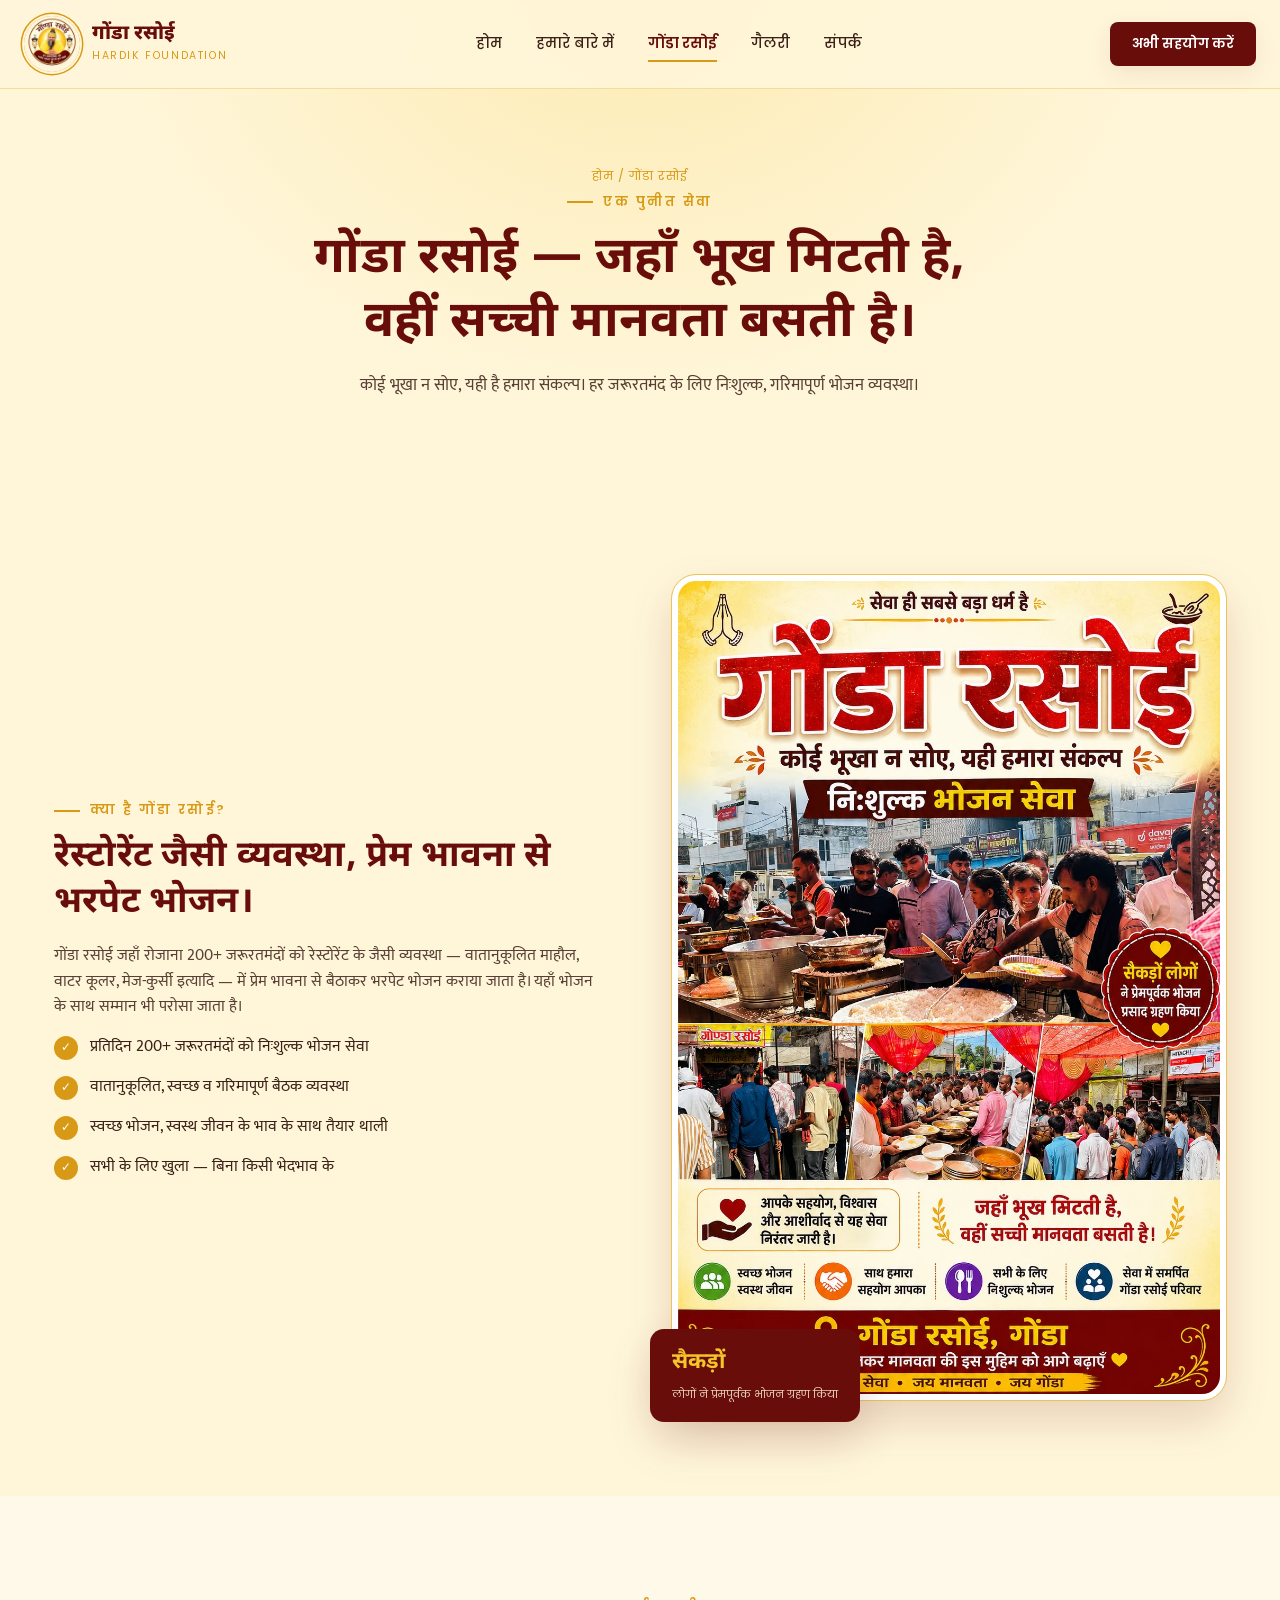
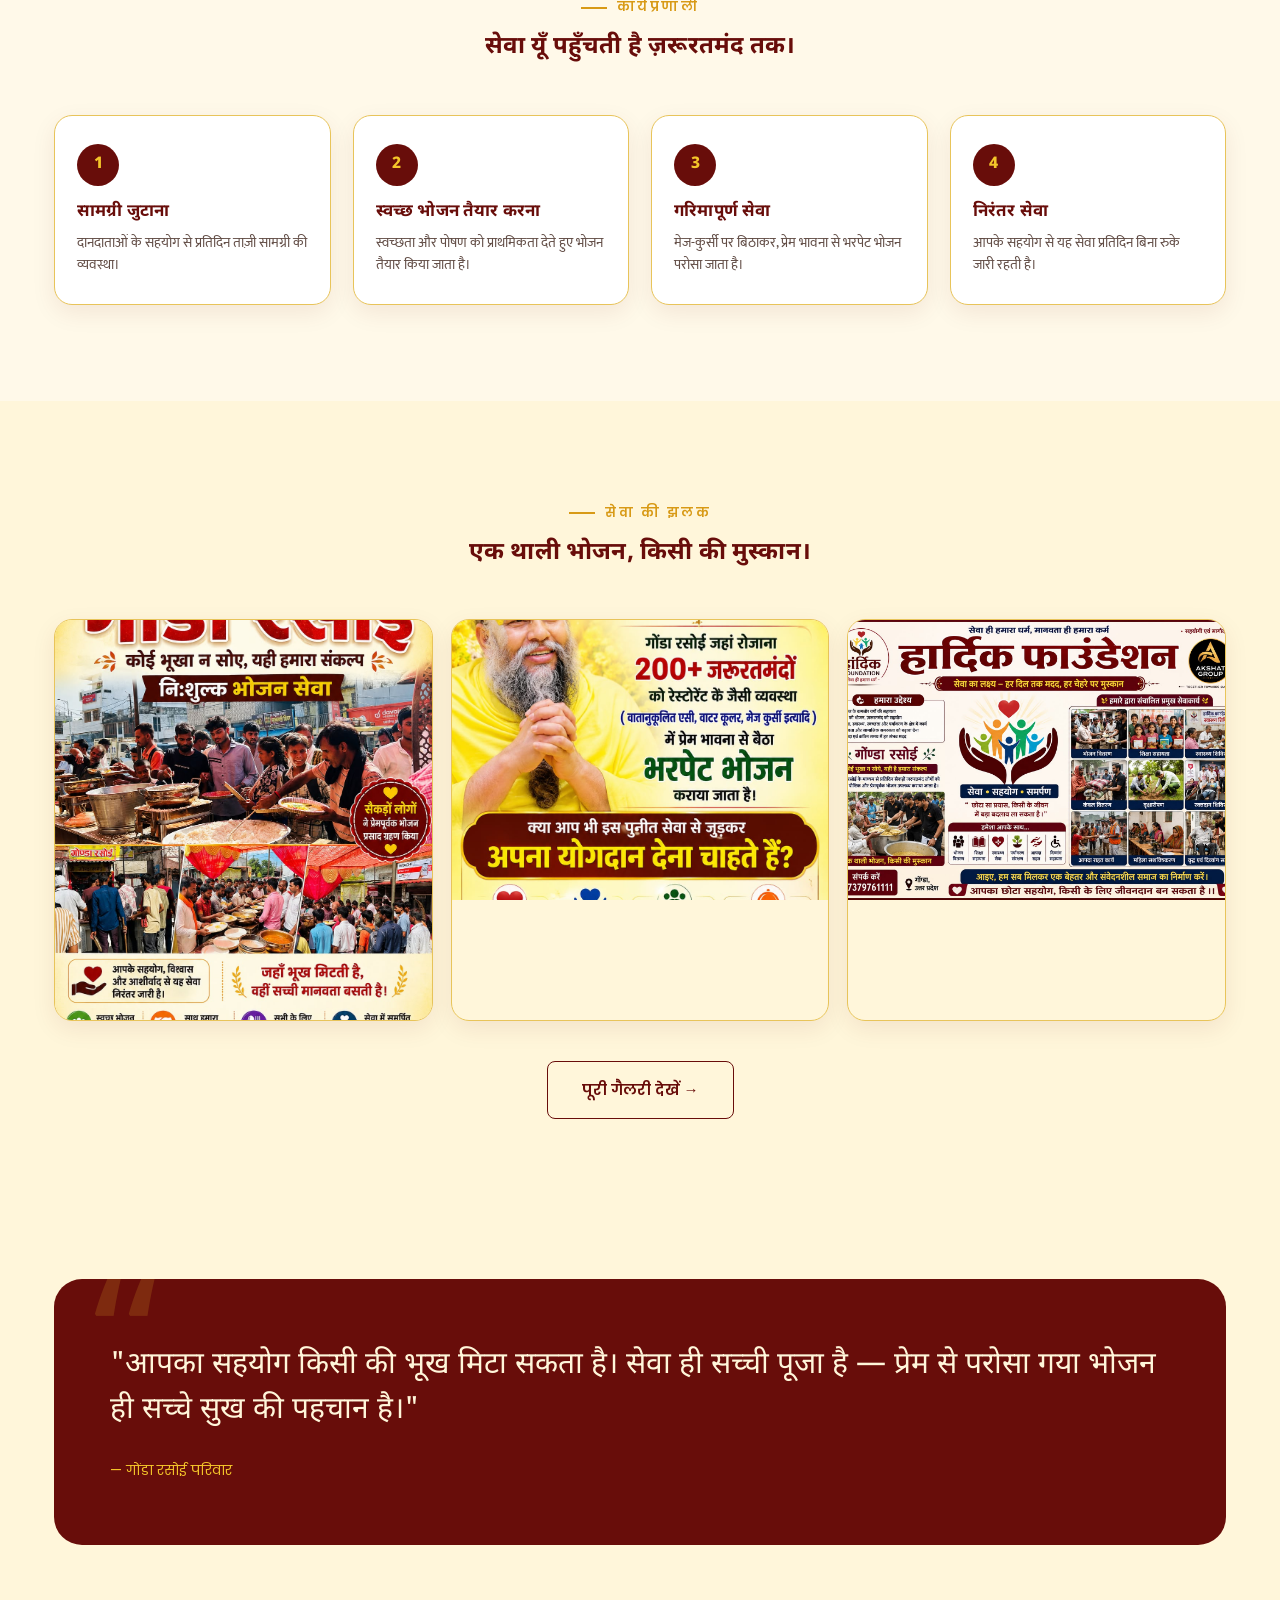
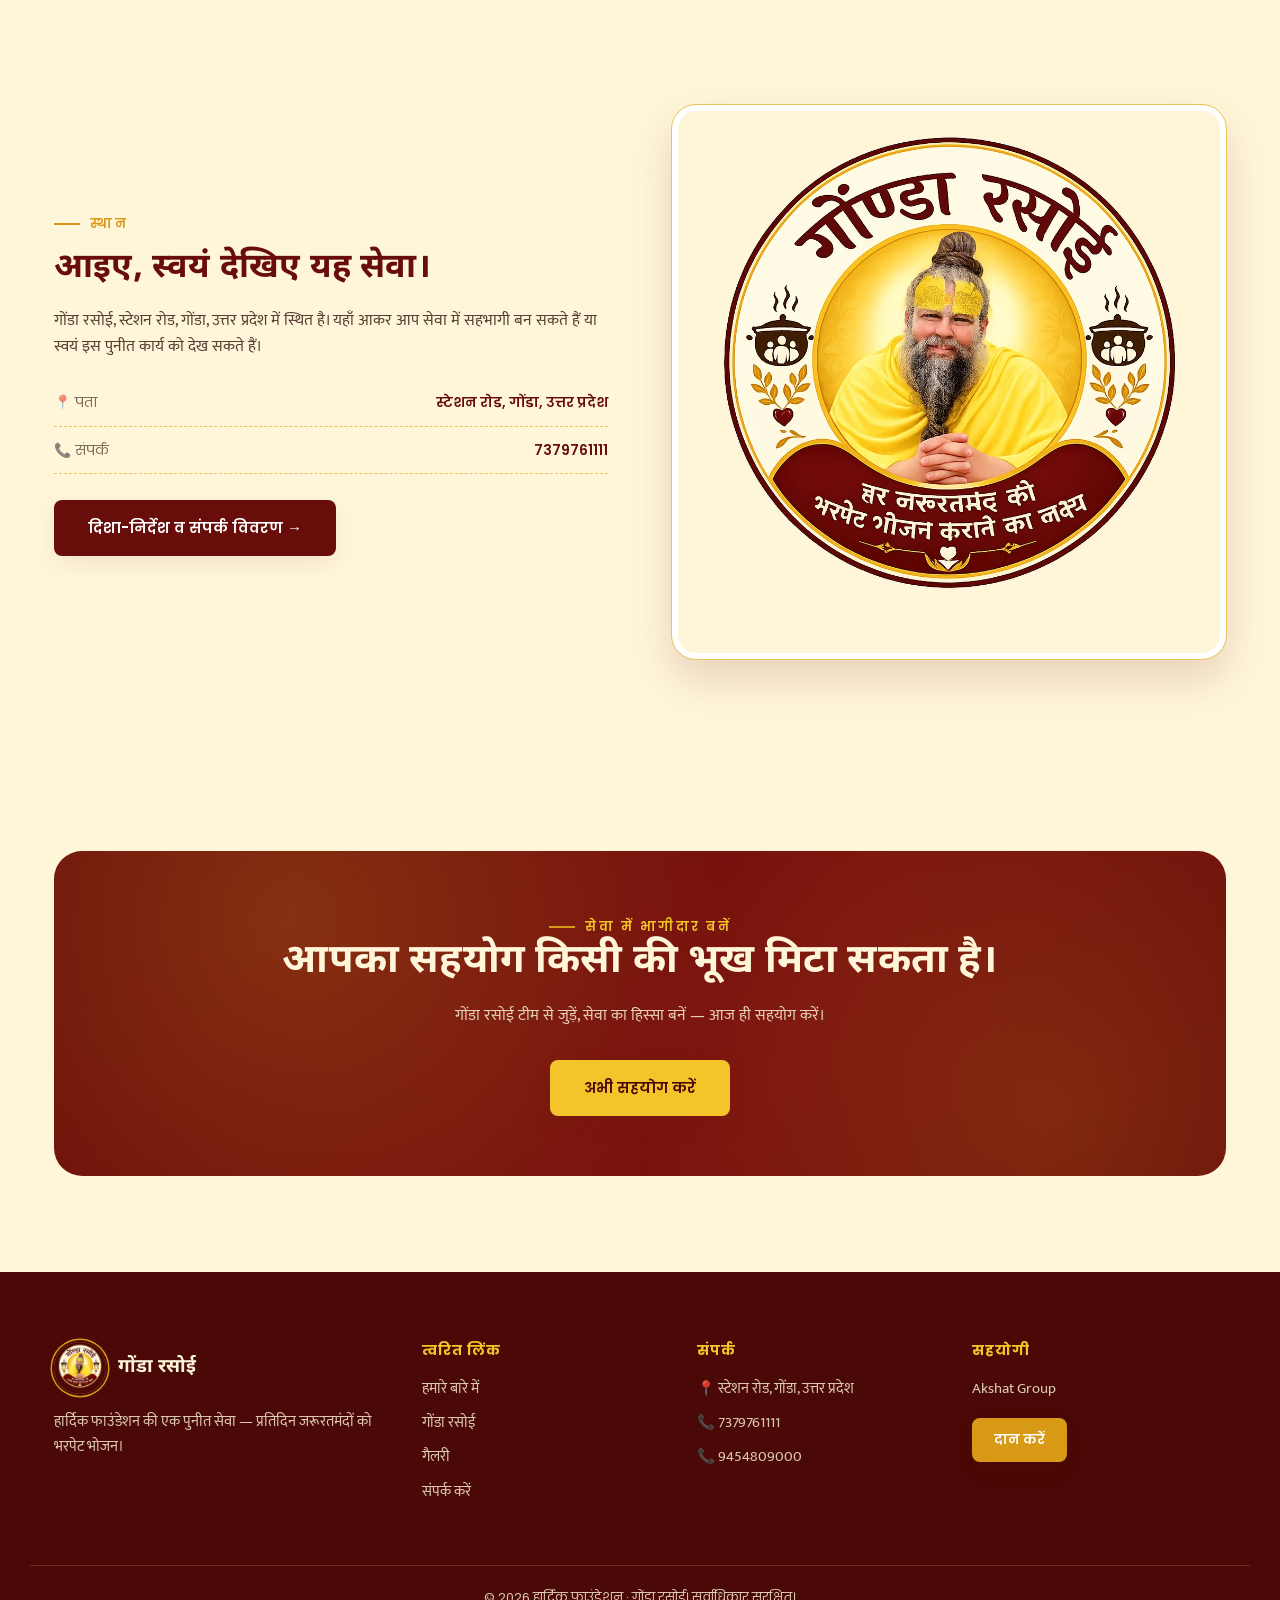
<file: gonda-rasoi.html>
<!doctype html>
<html lang="hi">
<head>
<meta charset="utf-8">
<meta name="viewport" content="width=device-width,initial-scale=1">
<title>गोंडा रसोई — एक पुनीत सेवा | हार्दिक फाउंडेशन</title>
<meta name="description" content="गोंडा रसोई — प्रतिदिन 200+ जरूरतमंदों को रेस्टोरेंट जैसी व्यवस्था में भरपेट भोजन। जानें यह सेवा कैसे काम करती है।">
<link rel="icon" href="assets/img/logo.webp">
<link rel="stylesheet" href="assets/css/style.css">
</head>
<body>

<header class="site-header">
  <div class="header-inner">
    <a href="index.html" class="brand">
      <img src="assets/img/logo.webp" alt="गोंडा रसोई लोगो">
      <div><div class="brand-name">गोंडा रसोई</div><div class="brand-tag">Hardik Foundation</div></div>
    </a>
    <nav class="main-nav">
      <a href="index.html">होम</a>
      <a href="about.html">हमारे बारे में</a>
      <a href="gonda-rasoi.html" class="active">गोंडा रसोई</a>
      <a href="gallery.html">गैलरी</a>
      <a href="contact.html">संपर्क</a>
    </nav>
    <div class="nav-cta-wrap">
      <a href="contact.html" class="btn btn-primary btn-sm nav-cta">अभी सहयोग करें</a>
      <button class="hamburger" aria-label="मेनू खोलें"><span></span><span></span><span></span></button>
    </div>
  </div>
</header>

<section class="page-hero">
  <div class="container">
    <div class="breadcrumb">होम / गोंडा रसोई</div>
    <div class="eyebrow" style="justify-content:center;">एक पुनीत सेवा</div>
    <h1>गोंडा रसोई — जहाँ भूख मिटती है,<br>वहीं सच्ची मानवता बसती है।</h1>
    <p>कोई भूखा न सोए, यही है हमारा संकल्प। हर जरूरतमंद के लिए निःशुल्क, गरिमापूर्ण भोजन व्यवस्था।</p>
  </div>
</section>

<main>

<!-- OVERVIEW -->
<section class="section">
  <div class="container split">
    <div class="reveal">
      <div class="eyebrow">क्या है गोंडा रसोई?</div>
      <h2 style="margin-top:14px; font-size:clamp(26px,3.2vw,36px);">रेस्टोरेंट जैसी व्यवस्था, प्रेम भावना से भरपेट भोजन।</h2>
      <p style="margin-top:16px; opacity:.85;">गोंडा रसोई जहाँ रोजाना 200+ जरूरतमंदों को रेस्टोरेंट के जैसी व्यवस्था — वातानुकूलित माहौल, वाटर कूलर, मेज-कुर्सी इत्यादि — में प्रेम भावना से बैठाकर भरपेट भोजन कराया जाता है। यहाँ भोजन के साथ सम्मान भी परोसा जाता है।</p>
      <ul class="check-list">
        <li>प्रतिदिन 200+ जरूरतमंदों को निःशुल्क भोजन सेवा</li>
        <li>वातानुकूलित, स्वच्छ व गरिमापूर्ण बैठक व्यवस्था</li>
        <li>स्वच्छ भोजन, स्वस्थ जीवन के भाव के साथ तैयार थाली</li>
        <li>सभी के लिए खुला — बिना किसी भेदभाव के</li>
      </ul>
    </div>
    <div class="split-media reveal" data-delay="120">
      <img src="assets/img/serving-crowd.jpeg" alt="गोंडा रसोई भोजन सेवा">
      <div class="frame-tag"><b>सैकड़ों</b><span>लोगों ने प्रेमपूर्वक भोजन ग्रहण किया</span></div>
    </div>
  </div>
</section>

<!-- HOW IT WORKS -->
<section class="section" style="background:var(--cream-light);">
  <div class="container">
    <div class="reveal" style="text-align:center; max-width:640px; margin:0 auto;">
      <div class="eyebrow" style="justify-content:center;">कार्यप्रणाली</div>
      <h2 style="margin-top:14px;">सेवा यूँ पहुँचती है ज़रूरतमंद तक।</h2>
    </div>
    <div class="steps-row">
      <div class="step reveal"><div class="step-num">1</div><h4>सामग्री जुटाना</h4><p>दानदाताओं के सहयोग से प्रतिदिन ताज़ी सामग्री की व्यवस्था।</p></div>
      <div class="step reveal" data-delay="60"><div class="step-num">2</div><h4>स्वच्छ भोजन तैयार करना</h4><p>स्वच्छता और पोषण को प्राथमिकता देते हुए भोजन तैयार किया जाता है।</p></div>
      <div class="step reveal" data-delay="120"><div class="step-num">3</div><h4>गरिमापूर्ण सेवा</h4><p>मेज-कुर्सी पर बिठाकर, प्रेम भावना से भरपेट भोजन परोसा जाता है।</p></div>
      <div class="step reveal" data-delay="180"><div class="step-num">4</div><h4>निरंतर सेवा</h4><p>आपके सहयोग से यह सेवा प्रतिदिन बिना रुके जारी रहती है।</p></div>
    </div>
  </div>
</section>

<!-- GALLERY STRIP -->
<section class="section">
  <div class="container">
    <div class="reveal" style="text-align:center; max-width:640px; margin:0 auto;">
      <div class="eyebrow" style="justify-content:center;">सेवा की झलक</div>
      <h2 style="margin-top:14px;">एक थाली भोजन, किसी की मुस्कान।</h2>
    </div>
    <div class="gallery-grid">
      <div class="gallery-item tall reveal" data-lightbox="assets/img/serving-crowd.jpeg" data-caption="गोंडा रसोई में भोजन वितरण">
        <img src="assets/img/serving-crowd.jpeg" alt="भोजन वितरण"><div class="gallery-cap">भोजन वितरण — गोंडा रसोई</div>
      </div>
      <div class="gallery-item reveal" data-delay="60" data-lightbox="assets/img/rasoi-elegant.jpeg" data-caption="गोंडा रसोई — एक पुनीत सेवा">
        <img src="assets/img/rasoi-elegant.jpeg" alt="गोंडा रसोई"><div class="gallery-cap">एक पुनीत सेवा</div>
      </div>
      <div class="gallery-item reveal" data-delay="120" data-lightbox="assets/img/hardik-poster.jpeg" data-caption="हार्दिक फाउंडेशन सेवाकार्य">
        <img src="assets/img/hardik-poster.jpeg" alt="सेवाकार्य"><div class="gallery-cap">हमारे सेवाकार्य</div>
      </div>
    </div>
    <div style="text-align:center; margin-top:40px;">
      <a href="gallery.html" class="btn btn-outline">पूरी गैलरी देखें →</a>
    </div>
  </div>
</section>

<!-- QUOTE -->
<section class="section-tight">
  <div class="container">
    <div class="quote-block reveal">
      <p>"आपका सहयोग किसी की भूख मिटा सकता है। सेवा ही सच्ची पूजा है — प्रेम से परोसा गया भोजन ही सच्चे सुख की पहचान है।"</p>
      <div class="attrib">— गोंडा रसोई परिवार</div>
    </div>
  </div>
</section>

<!-- LOCATION -->
<section class="section">
  <div class="container split reverse">
    <div class="split-media reveal">
      <img src="assets/img/logo.webp" alt="गोंडा रसोई लोगो" style="border-radius:24px;">
    </div>
    <div class="reveal" data-delay="120">
      <div class="eyebrow">स्थान</div>
      <h2 style="margin-top:14px; font-size:clamp(24px,3vw,34px);">आइए, स्वयं देखिए यह सेवा।</h2>
      <p style="margin-top:16px; opacity:.85;">गोंडा रसोई, स्टेशन रोड, गोंडा, उत्तर प्रदेश में स्थित है। यहाँ आकर आप सेवा में सहभागी बन सकते हैं या स्वयं इस पुनीत कार्य को देख सकते हैं।</p>
      <div class="info-row" style="margin-top:20px;"><span>📍 पता</span><span>स्टेशन रोड, गोंडा, उत्तर प्रदेश</span></div>
      <div class="info-row"><span>📞 संपर्क</span><span>7379761111</span></div>
      <a href="contact.html" class="btn btn-primary" style="margin-top:26px;">दिशा-निर्देश व संपर्क विवरण →</a>
    </div>
  </div>
</section>

<!-- CTA -->
<section class="section">
  <div class="container">
    <div class="cta-band reveal">
      <div class="eyebrow" style="justify-content:center; color:var(--yellow);">सेवा में भागीदार बनें</div>
      <h2>आपका सहयोग किसी की भूख मिटा सकता है।</h2>
      <p>गोंडा रसोई टीम से जुड़ें, सेवा का हिस्सा बनें — आज ही सहयोग करें।</p>
      <div class="cta-actions">
        <a href="contact.html" class="btn btn-primary" style="background:var(--yellow); color:var(--maroon-deep);">अभी सहयोग करें</a>
      </div>
    </div>
  </div>
</section>
</main>

<footer class="site-footer">
  <div class="container footer-grid">
    <div>
      <div class="footer-brand"><img src="assets/img/logo.webp" alt="लोगो"><b>गोंडा रसोई</b></div>
      <p style="font-size:14.5px; line-height:1.7;">हार्दिक फाउंडेशन की एक पुनीत सेवा — प्रतिदिन जरूरतमंदों को भरपेट भोजन।</p>
    </div>
    <div><h4>त्वरित लिंक</h4><ul>
      <li><a href="about.html">हमारे बारे में</a></li>
      <li><a href="gonda-rasoi.html">गोंडा रसोई</a></li>
      <li><a href="gallery.html">गैलरी</a></li>
      <li><a href="contact.html">संपर्क करें</a></li>
    </ul></div>
    <div><h4>संपर्क</h4><ul>
      <li>📍 स्टेशन रोड, गोंडा, उत्तर प्रदेश</li>
      <li>📞 7379761111</li>
      <li>📞 9454809000</li>
    </ul></div>
    <div><h4>सहयोगी</h4><ul><li>Akshat Group</li></ul>
      <a href="contact.html" class="btn btn-primary btn-sm" style="margin-top:6px; background:var(--gold);">दान करें</a>
    </div>
  </div>
  <div class="footer-bottom container">© 2026 हार्दिक फाउंडेशन · गोंडा रसोई। सर्वाधिकार सुरक्षित।</div>
</footer>

<div class="back-top">↑</div>
<script src="assets/js/script.js"></script>
</body>
</html>
</file>
<file: assets/css/style.css>
/* ==========================================================================
   GONDA RASOI — Design System
   Primary Maroon #680D0A · Gold #D89A16 · Yellow #F4C52A · Cream #FFF6DA
   ========================================================================== */

@import url('https://fonts.googleapis.com/css2?family=Noto+Sans+Devanagari:wght@500;600;700;800&family=Mukta:wght@400;500;600;700&family=Poppins:wght@400;500;600;700;800&display=swap');

:root{
  --maroon:#680D0A;
  --maroon-deep:#4a0906;
  --gold:#D89A16;
  --gold-soft:#e8b752;
  --yellow:#F4C52A;
  --cream:#FFF6DA;
  --cream-light:#FFF9E9;
  --text:#3B2118;
  --white:#FFFFFF;
  --border-gold:#E8C45A;

  --f-head:'Noto Sans Devanagari', serif;
  --f-body:'Mukta', sans-serif;
  --f-acc:'Poppins', sans-serif;

  --shadow-soft: 0 8px 25px rgba(104,13,10,.08);
  --shadow-lift: 0 20px 45px rgba(104,13,10,.16);
  --radius: 18px;
}

*{box-sizing:border-box; margin:0; padding:0;}
.hidden{display:none !important;}
html{scroll-behavior:smooth;}
body{
  font-family:var(--f-body);
  background:var(--cream);
  color:var(--text);
  overflow-x:hidden;
  line-height:1.6;
}
img{max-width:100%; display:block;}
a{color:inherit; text-decoration:none;}
ul{list-style:none;}
button{font-family:inherit; cursor:pointer; border:none;}
::selection{background:var(--yellow); color:var(--maroon-deep);}

h1,h2,h3,h4{
  font-family:var(--f-head);
  font-weight:700;
  color:var(--maroon);
  line-height:1.28;
  letter-spacing:.2px;
}
.eyebrow{
  font-family:var(--f-acc);
  font-weight:600;
  font-size:13px;
  letter-spacing:2.5px;
  text-transform:uppercase;
  color:var(--gold);
  display:inline-flex;
  align-items:center;
  gap:10px;
}
.eyebrow::before{content:"";width:26px;height:2px;background:var(--gold);display:inline-block;}

.container{max-width:1220px; margin:0 auto; padding:0 24px;}
.section{padding:96px 0;}
.section-tight{padding:64px 0;}
@media(max-width:768px){
  .section{padding:64px 0;}
  .section-tight{padding:44px 0;}
}

/* ---------- Buttons ---------- */
.btn{
  position:relative;
  display:inline-flex;
  align-items:center;
  gap:10px;
  padding:16px 34px;
  border-radius:8px;
  font-family:var(--f-acc);
  font-weight:600;
  font-size:15px;
  overflow:hidden;
  transition:transform .35s cubic-bezier(.2,.8,.2,1), box-shadow .35s;
  z-index:1;
  white-space:nowrap;
}
.btn-primary{background:var(--maroon); color:var(--white); box-shadow:var(--shadow-soft);}
.btn-primary::before{
  content:"";
  position:absolute; inset:0;
  background:linear-gradient(100deg, transparent 20%, rgba(255,255,255,.35) 40%, transparent 60%);
  transform:translateX(-120%);
  transition:transform .7s ease;
  z-index:-1;
}
.btn-primary:hover::before{transform:translateX(120%);}
.btn-primary:hover{background:var(--gold); transform:translateY(-3px); box-shadow:var(--shadow-lift);}
.btn-outline{
  background:transparent; color:var(--maroon); border:1.5px solid var(--maroon);
}
.btn-outline:hover{background:var(--maroon); color:var(--white); transform:translateY(-3px);}
.btn-ghost-light{background:rgba(255,255,255,.12); color:var(--white); border:1.5px solid rgba(255,246,218,.55); backdrop-filter:blur(4px);}
.btn-ghost-light:hover{background:rgba(255,246,218,.18); transform:translateY(-3px);}
.btn-sm{padding:11px 22px; font-size:13.5px;}

/* ---------- Header ---------- */
.site-header{
  position:fixed; top:0; left:0; right:0; z-index:999;
  background:rgba(255,246,218,.9);
  backdrop-filter:blur(10px);
  border-bottom:1px solid rgba(232,196,90,.5);
  transition:padding .35s ease, box-shadow .35s ease;
}
.site-header.scrolled{box-shadow:0 6px 24px rgba(104,13,10,.09);}
.header-inner{
  display:flex; align-items:center; justify-content:space-between;
  padding:16px 24px; max-width:1280px; margin:0 auto;
  transition:padding .35s ease;
}
.site-header.scrolled .header-inner{padding:9px 24px;}
.brand{display:flex; align-items:center; gap:12px;}
.brand img{height:56px; width:56px; border-radius:50%; transition:height .35s ease, width .35s ease;
  box-shadow:0 0 0 2px var(--cream), 0 0 0 3.5px var(--gold);}
.site-header.scrolled .brand img{height:44px; width:44px;}
.brand-name{font-family:var(--f-head); font-weight:800; font-size:20px; color:var(--maroon); line-height:1.1;}
.brand-tag{font-family:var(--f-acc); font-size:10.5px; letter-spacing:1.6px; color:var(--gold); text-transform:uppercase; margin-top:3px;}

.main-nav{display:flex; align-items:center; gap:34px;}
.main-nav a{
  font-family:var(--f-acc); font-weight:500; font-size:14.5px; color:var(--text);
  position:relative; padding:6px 0;
}
.main-nav a::after{
  content:""; position:absolute; left:0; bottom:0; width:0; height:2px; background:var(--gold);
  transition:width .3s ease;
}
.main-nav a:hover{color:var(--maroon);}
.main-nav a:hover::after, .main-nav a.active::after{width:100%;}
.main-nav a.active{color:var(--maroon); font-weight:600;}
.nav-cta-wrap{display:flex; align-items:center; gap:22px;}
.hamburger{display:none; flex-direction:column; gap:5px; width:30px; z-index:1001;}
.hamburger span{height:2.5px; background:var(--maroon); border-radius:2px; transition:.35s;}

@media(max-width:960px){
  .main-nav{
    position:fixed; inset:0 0 0 auto; width:78%; max-width:340px; height:100vh;
    background:var(--maroon); flex-direction:column; justify-content:center; align-items:flex-start;
    padding:40px; gap:26px; transform:translateX(100%); transition:transform .45s cubic-bezier(.2,.8,.2,1);
  }
  .main-nav.open{transform:translateX(0);}
  .main-nav a{color:var(--cream); font-size:19px;}
  .main-nav a::after{background:var(--yellow);}
  .hamburger{display:flex;}
  .nav-cta{display:none;}
}
.hamburger.active span:nth-child(1){transform:rotate(45deg) translate(6px,6px);}
.hamburger.active span:nth-child(2){opacity:0;}
.hamburger.active span:nth-child(3){transform:rotate(-45deg) translate(6px,-6px);}

/* ---------- Ticker ---------- */
.ticker-bar{background:var(--maroon); color:var(--cream); overflow:hidden; padding:10px 0; position:relative;}
.ticker-track{display:flex; gap:60px; white-space:nowrap; animation:tickerScroll 28s linear infinite; width:max-content;}
.ticker-track span{font-family:var(--f-acc); font-size:13px; letter-spacing:.4px; display:inline-flex; align-items:center; gap:10px;}
.ticker-track span::before{content:"◆"; color:var(--yellow); font-size:9px;}
@keyframes tickerScroll{from{transform:translateX(0);} to{transform:translateX(-50%);}}

/* ---------- Ring frame (signature element) ---------- */
.ring-frame{
  position:relative; border-radius:50%; padding:14px; width:fit-content;
  background:conic-gradient(from 180deg, var(--gold), var(--yellow), var(--gold), var(--maroon), var(--gold));
}
.ring-frame .ring-inner{
  border-radius:50%; overflow:hidden; background:var(--cream-light);
  border:6px solid var(--cream-light);
}
.ring-frame img{border-radius:50%; object-fit:cover; width:100%; height:100%;}
.ring-glow{position:absolute; inset:-40px; border-radius:50%; background:radial-gradient(circle, rgba(244,197,42,.35), transparent 68%); z-index:-1; filter:blur(6px);}

/* ---------- Divider / toran ---------- */
.toran{display:flex; align-items:center; justify-content:center; gap:16px; margin:8px 0 0;}
.toran::before, .toran::after{content:""; height:1px; width:70px; background:linear-gradient(90deg, transparent, var(--border-gold));}
.toran::after{background:linear-gradient(90deg, var(--border-gold), transparent);}
.toran-dot{width:9px; height:9px; border-radius:50%; background:var(--gold); position:relative;}
.toran-dot::before{content:"❖"; position:absolute; inset:-9px; display:flex; align-items:center; justify-content:center; color:var(--gold); font-size:16px;}

/* ---------- Hero ---------- */
.hero{
  position:relative; padding:168px 0 100px; overflow:hidden;
  background:
    radial-gradient(ellipse at 78% 18%, rgba(244,197,42,.28), transparent 55%),
    radial-gradient(ellipse at 10% 90%, rgba(216,154,22,.22), transparent 50%),
    var(--cream);
}
.hero-grid{display:grid; grid-template-columns:1.15fr .85fr; gap:60px; align-items:center;}
@media(max-width:960px){.hero-grid{grid-template-columns:1fr; text-align:center;} .hero-visual{order:-1; margin:0 auto;}}
.hero h1{font-size:clamp(34px,4.6vw,58px); margin-top:18px;}
.hero h1 .hl{color:var(--gold); position:relative; white-space:nowrap;}
.hero p.lead{font-size:18px; color:var(--text); opacity:.88; max-width:560px; margin-top:22px;}
@media(max-width:960px){.hero p.lead{margin-inline:auto;}}
.hero-actions{display:flex; gap:16px; margin-top:38px; flex-wrap:wrap;}
@media(max-width:960px){.hero-actions{justify-content:center;}}
.hero-visual{width:min(390px, 78vw);}
.hero-badge{
  position:absolute; background:var(--white); border:1.5px solid var(--border-gold); border-radius:16px;
  padding:14px 18px; box-shadow:var(--shadow-lift); font-family:var(--f-acc); display:flex; align-items:center; gap:12px;
  animation:floatY 4.5s ease-in-out infinite;
}
.hero-badge b{display:block; font-family:var(--f-head); color:var(--maroon); font-size:20px;}
.hero-badge span{font-size:11.5px; color:var(--text); opacity:.7;}
.hero-badge.b1{bottom:-6px; left:-30px; animation-delay:.4s;}
.hero-badge.b2{top:6%; right:-8%; animation-delay:1.1s;}
@media(max-width:960px){.hero-badge{position:static; margin:14px auto 0; animation:none; width:fit-content;}}
@keyframes floatY{0%,100%{transform:translateY(0);}50%{transform:translateY(-12px);}}

.trust-row{display:flex; gap:30px; flex-wrap:wrap; margin-top:38px; font-family:var(--f-acc); font-size:13px; color:var(--text); opacity:.75;}
@media(max-width:960px){.trust-row{justify-content:center;}}
.trust-row span{display:inline-flex; align-items:center; gap:7px;}
.trust-row span::before{content:"✓"; color:var(--gold); font-weight:700;}

/* ---------- Stats ---------- */
.stats-grid{display:grid; grid-template-columns:repeat(4,1fr); gap:20px; margin-top:50px;}
@media(max-width:860px){.stats-grid{grid-template-columns:repeat(2,1fr);}}
.stat-card{
  background:var(--white); border:1px solid var(--border-gold); border-radius:var(--radius);
  padding:30px 22px; text-align:center; box-shadow:var(--shadow-soft);
  transition:transform .35s ease, box-shadow .35s ease;
}
.stat-card:hover{transform:translateY(-8px); box-shadow:var(--shadow-lift);}
.stat-num{font-family:var(--f-head); font-weight:800; font-size:42px; color:var(--maroon);}
.stat-num span{color:var(--gold);}
.stat-label{font-family:var(--f-acc); font-size:13.5px; color:var(--text); opacity:.75; margin-top:6px;}

/* ---------- Cards / grids ---------- */
.pillar-grid{display:grid; grid-template-columns:repeat(3,1fr); gap:24px; margin-top:52px;}
@media(max-width:900px){.pillar-grid{grid-template-columns:repeat(2,1fr);}}
@media(max-width:600px){.pillar-grid{grid-template-columns:1fr;}}
.pillar-card{
  background:var(--white); border:1px solid var(--border-gold); border-radius:var(--radius);
  padding:34px 28px; position:relative; overflow:hidden; box-shadow:var(--shadow-soft);
  transition:transform .4s cubic-bezier(.2,.8,.2,1), box-shadow .4s;
}
.pillar-card::before{content:""; position:absolute; top:0; left:0; height:4px; width:0; background:linear-gradient(90deg,var(--gold),var(--yellow)); transition:width .5s ease;}
.pillar-card:hover::before{width:100%;}
.pillar-card:hover{transform:translateY(-10px); box-shadow:var(--shadow-lift);}
.pillar-icon{
  width:58px; height:58px; border-radius:16px; display:grid; place-items:center; font-size:26px;
  background:linear-gradient(145deg, var(--cream-light), var(--cream)); border:1px solid var(--border-gold); color:var(--maroon);
  margin-bottom:18px;
}
.pillar-card h3{font-size:21px; margin-bottom:10px;}
.pillar-card p{color:var(--text); opacity:.82; font-size:15px;}

/* ---------- Split / feature sections ---------- */
.split{display:grid; grid-template-columns:1fr 1fr; gap:64px; align-items:center;}
@media(max-width:900px){.split{grid-template-columns:1fr; gap:36px;}}
.split.reverse .split-media{order:2;}
@media(max-width:900px){.split.reverse .split-media{order:-1;}}
.split-media{position:relative;}
.split-media img{border-radius:24px; box-shadow:var(--shadow-lift); border:6px solid var(--white); outline:1px solid var(--border-gold);}
.split-media .frame-tag{
  position:absolute; bottom:-22px; left:-22px; background:var(--maroon); color:var(--cream);
  padding:16px 22px; border-radius:14px; font-family:var(--f-acc); box-shadow:var(--shadow-lift);
}
@media(max-width:520px){.split-media .frame-tag{left:8px; bottom:-16px; padding:12px 16px;}}
.frame-tag b{font-family:var(--f-head); display:block; font-size:22px; color:var(--yellow);}
.frame-tag span{font-size:11px; opacity:.85;}

.check-list li{display:flex; align-items:flex-start; gap:12px; margin-top:14px; font-size:15.5px;}
.check-list li::before{
  content:"✓"; flex:none; width:24px; height:24px; border-radius:50%; background:var(--gold); color:var(--white);
  display:grid; place-items:center; font-size:12px; margin-top:2px;
}

/* ---------- Quote / testimonial ---------- */
.quote-block{
  background:var(--maroon); color:var(--cream); border-radius:28px; padding:64px 56px; position:relative; overflow:hidden;
}
.quote-block::before{content:"“"; position:absolute; top:-10px; left:26px; font-family:var(--f-head); font-size:180px; color:rgba(244,197,42,.16); line-height:1;}
.quote-block p{font-family:var(--f-head); font-size:clamp(21px,2.4vw,30px); position:relative; z-index:1; line-height:1.5;}
.quote-block .attrib{margin-top:26px; font-family:var(--f-acc); color:var(--yellow); font-size:14px;}

/* ---------- Timeline (objectives) ---------- */
.obj-list{display:grid; gap:16px; margin-top:10px;}
.obj-item{
  display:flex; gap:18px; align-items:flex-start; background:var(--white); border:1px solid var(--border-gold);
  border-radius:16px; padding:20px 22px; box-shadow:var(--shadow-soft);
}
.obj-num{font-family:var(--f-head); font-weight:800; font-size:22px; color:var(--gold); flex:none;}
.obj-item p{font-size:15.5px;}

/* ---------- CTA band ---------- */
.cta-band{
  background:linear-gradient(120deg, var(--maroon) 0%, #7a120e 60%, var(--maroon) 100%);
  border-radius:28px; padding:60px 50px; text-align:center; position:relative; overflow:hidden;
}
.cta-band::after{
  content:""; position:absolute; inset:0;
  background:radial-gradient(circle at 20% 20%, rgba(244,197,42,.18), transparent 45%),
             radial-gradient(circle at 85% 80%, rgba(244,197,42,.14), transparent 40%);
}
.cta-band > *{position:relative; z-index:1;}
.cta-band h2{color:var(--cream); font-size:clamp(26px,3.4vw,40px);}
.cta-band p{color:var(--cream); opacity:.82; max-width:560px; margin:14px auto 0;}
.cta-actions{display:flex; gap:16px; justify-content:center; margin-top:32px; flex-wrap:wrap;}

/* ---------- Gallery ---------- */
.gallery-grid{display:grid; grid-template-columns:repeat(3,1fr); gap:18px; margin-top:50px;}
@media(max-width:860px){.gallery-grid{grid-template-columns:repeat(2,1fr);}}
@media(max-width:520px){.gallery-grid{grid-template-columns:1fr;}}
.gallery-item{
  position:relative; border-radius:18px; overflow:hidden; cursor:pointer; box-shadow:var(--shadow-soft);
  border:1px solid var(--border-gold);
}
.gallery-item img{width:100%; height:280px; object-fit:cover; transition:transform .6s ease;}
.gallery-item:hover img{transform:scale(1.08);}
.gallery-cap{
  position:absolute; inset:auto 0 0 0; padding:18px 20px; color:var(--cream);
  background:linear-gradient(0deg, rgba(104,13,10,.92), transparent);
  font-family:var(--f-acc); font-size:13.5px; font-weight:500;
  transform:translateY(8px); opacity:0; transition:.4s ease;
}
.gallery-item:hover .gallery-cap{transform:translateY(0); opacity:1;}
.gallery-item.tall img{height:400px;}

.lightbox{
  position:fixed; inset:0; background:rgba(20,6,4,.92); z-index:1200; display:none;
  align-items:center; justify-content:center; padding:30px;
}
.lightbox.active{display:flex;}
.lightbox img{max-width:min(880px,92vw); max-height:86vh; border-radius:12px; border:3px solid var(--gold);}
.lightbox-close{position:absolute; top:26px; right:34px; color:var(--cream); font-size:34px; cursor:pointer; font-family:var(--f-acc);}

/* ---------- Contact / donate ---------- */
.info-card{
  background:var(--white); border:1px solid var(--border-gold); border-radius:var(--radius);
  padding:30px 28px; box-shadow:var(--shadow-soft);
}
.info-card h3{font-size:19px; margin-bottom:16px; display:flex; align-items:center; gap:10px;}
.info-row{display:flex; justify-content:space-between; gap:14px; padding:12px 0; border-bottom:1px dashed var(--border-gold); font-family:var(--f-acc); font-size:14px;}
.info-row:last-child{border-bottom:none;}
.info-row span:first-child{opacity:.65;}
.info-row span:last-child{font-weight:600; color:var(--maroon); text-align:right;}
.copy-btn{background:var(--cream-light); border:1px solid var(--border-gold); border-radius:6px; padding:3px 10px; font-size:11px; font-family:var(--f-acc); color:var(--maroon); margin-left:8px;}
.copy-btn:hover{background:var(--yellow);}

.qr-card{
  background:var(--white); border:1.5px solid var(--border-gold); border-radius:var(--radius);
  padding:26px; text-align:center; box-shadow:var(--shadow-soft);
}
.qr-card img{width:100%; max-width:220px; margin:0 auto 14px; border-radius:10px; border:1px solid var(--border-gold);}

.form-card{background:var(--white); border:1px solid var(--border-gold); border-radius:var(--radius); padding:36px; box-shadow:var(--shadow-soft);}
.form-row{margin-bottom:18px;}
.form-row label{display:block; font-family:var(--f-acc); font-size:13px; font-weight:600; margin-bottom:8px; color:var(--maroon);}
.form-row input, .form-row textarea, .form-row select{
  width:100%; border:1.5px solid var(--border-gold); border-radius:10px; padding:13px 16px;
  font-family:var(--f-body); font-size:15px; background:var(--cream-light); color:var(--text);
  transition:border-color .25s, box-shadow .25s;
}
.form-row input:focus, .form-row textarea:focus, .form-row select:focus{
  outline:none; border-color:var(--gold); box-shadow:0 0 0 3px rgba(216,154,22,.18);
}
.amt-grid{display:grid; grid-template-columns:repeat(4,1fr); gap:10px;}
@media(max-width:520px){.amt-grid{grid-template-columns:repeat(2,1fr);}}
.amt-btn{
  border:1.5px solid var(--border-gold); background:var(--cream-light); border-radius:10px; padding:13px 8px;
  font-family:var(--f-acc); font-weight:600; color:var(--maroon); transition:.25s;
}
.amt-btn.active, .amt-btn:hover{background:var(--maroon); color:var(--cream); border-color:var(--maroon);}

/* ---------- Founder / team ---------- */
.team-grid{display:grid; grid-template-columns:repeat(2,1fr); gap:36px; margin-top:52px;}
@media(max-width:760px){.team-grid{grid-template-columns:1fr;}}
.team-card{background:var(--white); border:1px solid var(--border-gold); border-radius:24px; padding:34px; text-align:center; box-shadow:var(--shadow-soft);}
.team-card .ring-frame{margin:0 auto 20px;}
.team-card h3{font-size:22px;}
.team-card .role{font-family:var(--f-acc); color:var(--gold); font-size:13px; letter-spacing:1px; text-transform:uppercase; margin-top:4px;}
.team-card p{margin-top:16px; font-size:14.5px; opacity:.82;}

/* ---------- Steps ---------- */
.steps-row{display:grid; grid-template-columns:repeat(4,1fr); gap:22px; margin-top:52px; position:relative;}
@media(max-width:900px){.steps-row{grid-template-columns:repeat(2,1fr);}}
@media(max-width:560px){.steps-row{grid-template-columns:1fr;}}
.step{background:var(--white); border:1px solid var(--border-gold); border-radius:18px; padding:28px 22px; box-shadow:var(--shadow-soft); position:relative;}
.step-num{
  width:42px; height:42px; border-radius:50%; background:var(--maroon); color:var(--yellow);
  display:grid; place-items:center; font-family:var(--f-head); font-weight:800; margin-bottom:16px;
}
.step h4{font-size:17px; color:var(--maroon); font-family:var(--f-head);}
.step p{font-size:14px; opacity:.8; margin-top:8px;}

/* ---------- Footer ---------- */
.site-footer{background:var(--maroon-deep); color:rgba(255,246,218,.8); padding:70px 0 0;}
.footer-grid{display:grid; grid-template-columns:1.4fr 1fr 1fr 1.1fr; gap:44px;}
@media(max-width:860px){.footer-grid{grid-template-columns:1fr 1fr; row-gap:36px;}}
@media(max-width:560px){.footer-grid{grid-template-columns:1fr;}}
.footer-brand{display:flex; align-items:center; gap:12px; margin-bottom:16px;}
.footer-brand img{height:52px; width:52px; border-radius:50%; box-shadow:0 0 0 2px var(--maroon-deep),0 0 0 3.5px var(--gold);}
.footer-brand b{font-family:var(--f-head); color:var(--cream); font-size:19px;}
.site-footer h4{color:var(--yellow); font-family:var(--f-acc); font-size:14px; letter-spacing:1px; text-transform:uppercase; margin-bottom:18px;}
.site-footer li{margin-bottom:11px; font-size:14.5px;}
.site-footer a:hover{color:var(--yellow);}
.footer-bottom{border-top:1px solid rgba(232,196,90,.2); margin-top:50px; padding:22px 0; text-align:center; font-size:13px; font-family:var(--f-acc);}

/* ---------- Reveal on scroll ---------- */
.reveal{opacity:0; transform:translateY(34px); transition:opacity .8s cubic-bezier(.2,.8,.2,1), transform .8s cubic-bezier(.2,.8,.2,1);}
.reveal.in{opacity:1; transform:translateY(0);}
.reveal-stagger.in > *{animation:none;}
@media(prefers-reduced-motion:reduce){
  .reveal{opacity:1; transform:none; transition:none;}
  .ticker-track{animation:none;}
  .hero-badge{animation:none;}
}

/* page hero (inner pages) */
.page-hero{
  padding:158px 0 80px; text-align:center; position:relative; overflow:hidden;
  background:radial-gradient(ellipse at 50% 0%, rgba(244,197,42,.22), transparent 60%), var(--cream);
}
.page-hero h1{font-size:clamp(32px,4.4vw,50px); margin-top:16px;}
.page-hero p{max-width:600px; margin:16px auto 0; opacity:.85; font-size:16.5px;}
.breadcrumb{font-family:var(--f-acc); font-size:12.5px; color:var(--gold); letter-spacing:1px; margin-top:8px;}

.back-top{
  position:fixed; bottom:26px; right:26px; width:48px; height:48px; border-radius:50%; background:var(--maroon);
  color:var(--yellow); display:grid; place-items:center; box-shadow:var(--shadow-lift); z-index:400;
  opacity:0; pointer-events:none; transition:.35s;
}
.back-top.show{opacity:1; pointer-events:auto;}

.decor-diya{position:absolute; font-size:26px; opacity:.5; animation:flicker 3s ease-in-out infinite;}
@keyframes flicker{0%,100%{opacity:.35; transform:scale(1);}50%{opacity:.7; transform:scale(1.08);}}
</file>
